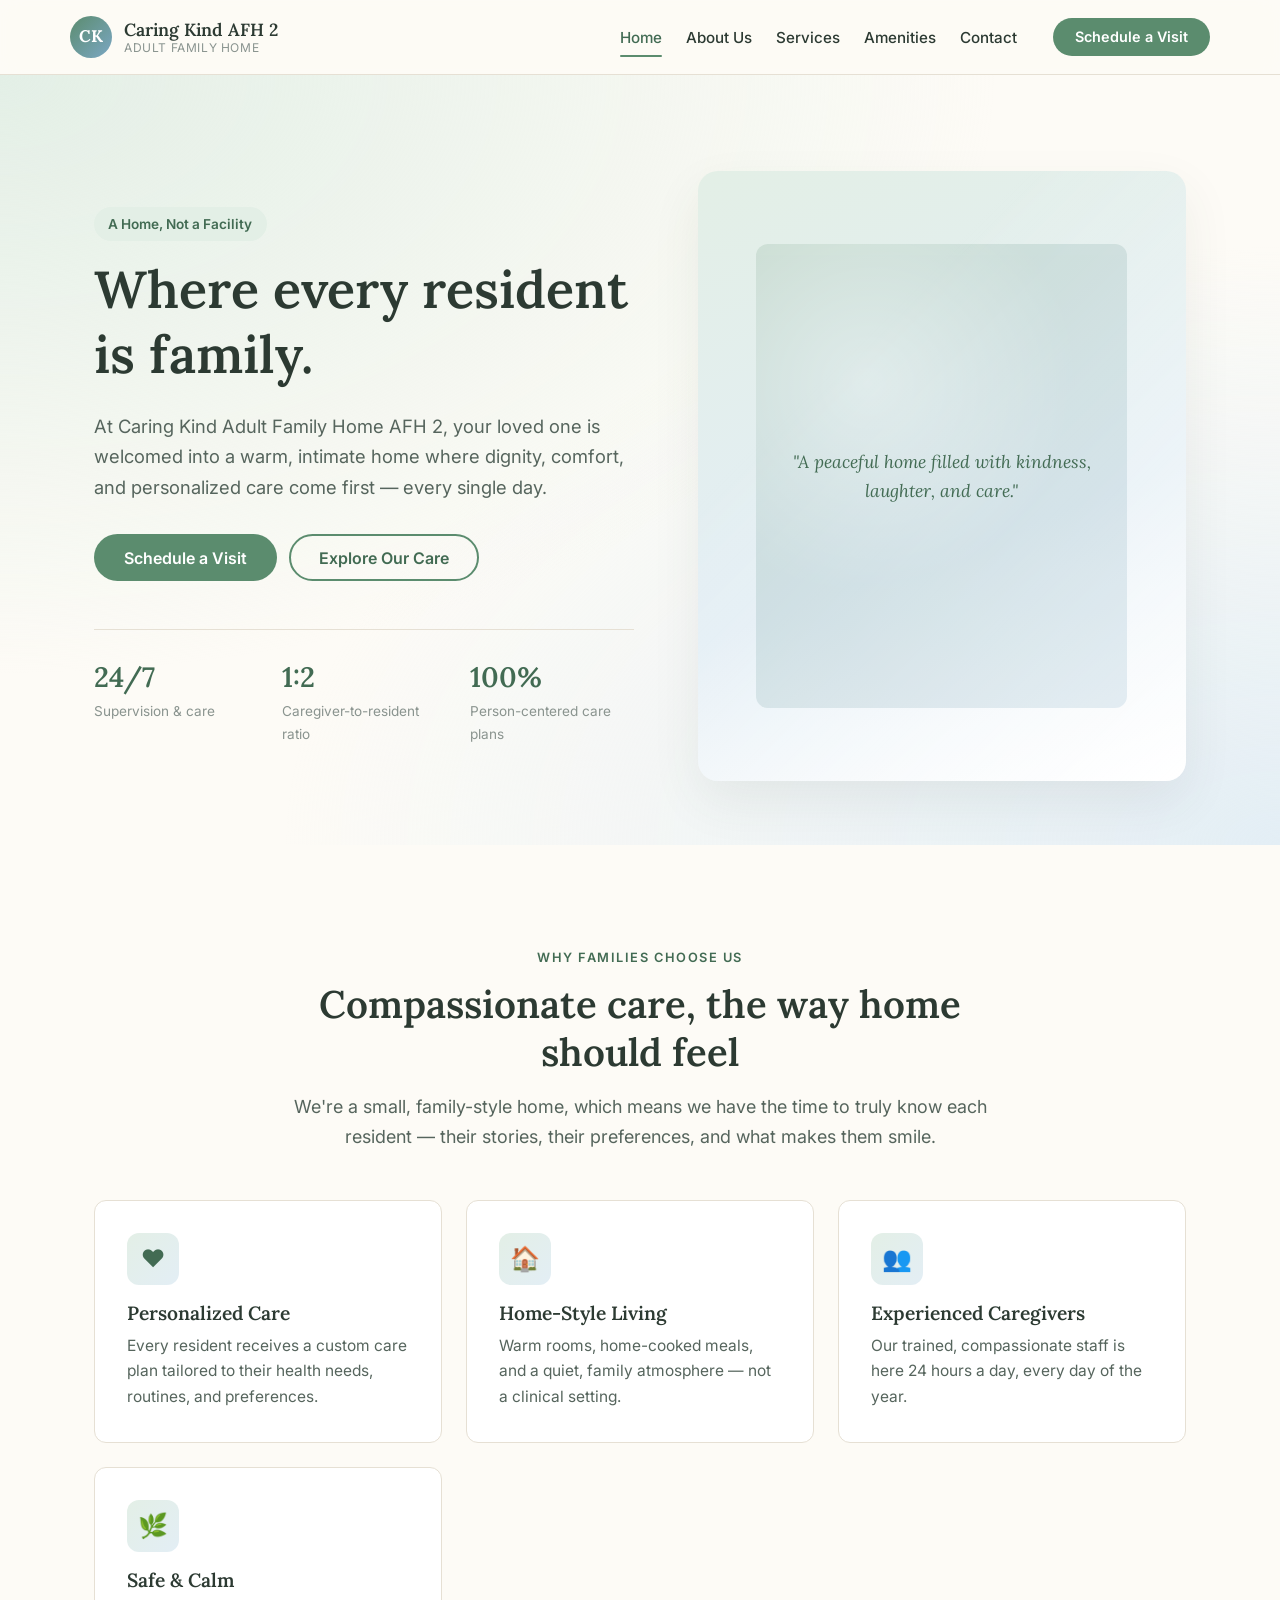
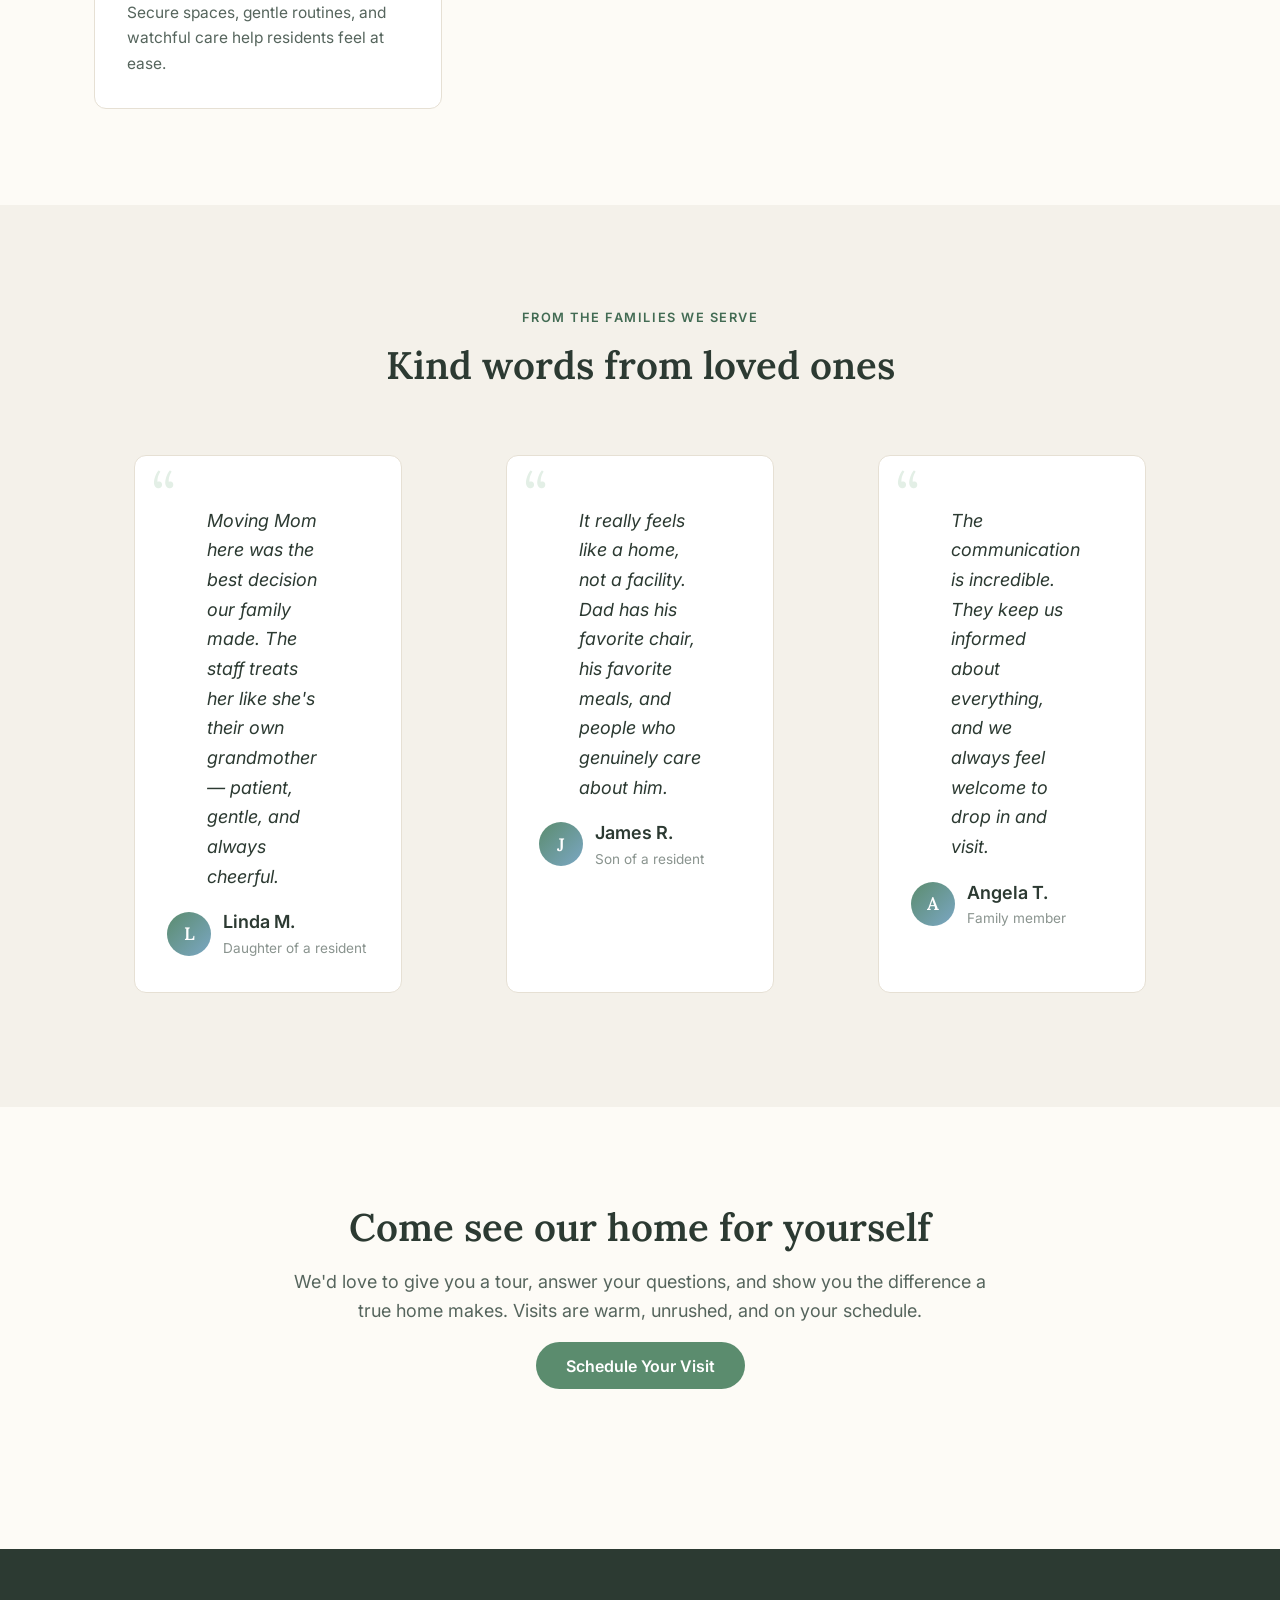
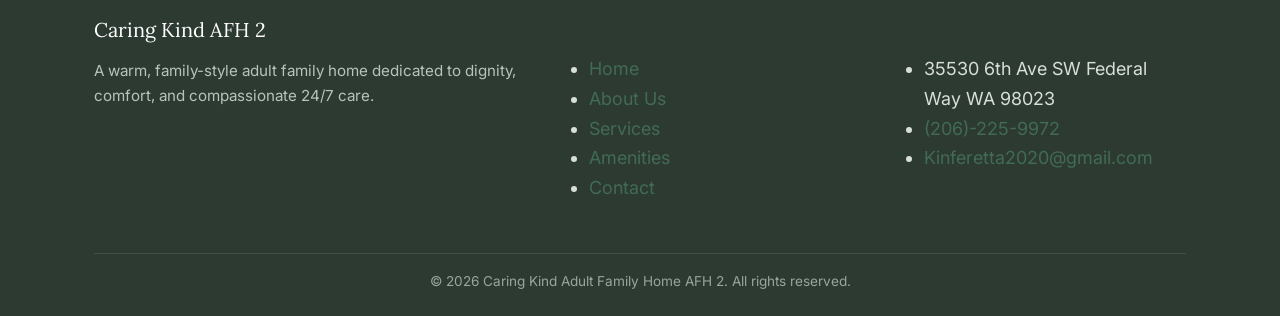
<file: index.html>
<!doctype html>
<html lang="en">
<head>
  <meta charset="utf-8" />
  <meta name="viewport" content="width=device-width, initial-scale=1" />
  <title>Caring Kind Adult Family Home AFH 2 — A Warm, Loving Home</title>
  <meta name="description" content="Caring Kind Adult Family Home AFH 2 provides compassionate, personalized 24/7 care in a warm, family-style home environment." />
  <link rel="preconnect" href="https://fonts.googleapis.com" />
  <link rel="preconnect" href="https://fonts.gstatic.com" crossorigin />
  <link rel="stylesheet" href="https://fonts.googleapis.com/css2?family=Inter:wght@400;500;600;700&family=Lora:ital,wght@0,500;0,600;1,500&display=swap" />
  <link rel="stylesheet" href="styles.css" />
</head>
<body>
  <a class="skip-link" href="#main">Skip to main content</a>

  <header class="site-header">
    <div class="container nav" aria-label="Primary">
      <a href="index.html" class="nav__brand" aria-label="Caring Kind Adult Family Home, home page">
        <span class="nav__logo" aria-hidden="true">CK</span>
        <span class="nav__brand-text">
          Caring Kind AFH 2
          <span class="nav__brand-tagline">Adult Family Home</span>
        </span>
      </a>
      <button class="nav__toggle" aria-expanded="false" aria-controls="primary-nav" aria-label="Toggle navigation menu">
        <svg viewBox="0 0 24 24" fill="none" stroke="currentColor" stroke-width="2" stroke-linecap="round" aria-hidden="true">
          <line x1="4" y1="7" x2="20" y2="7"/>
          <line x1="4" y1="12" x2="20" y2="12"/>
          <line x1="4" y1="17" x2="20" y2="17"/>
        </svg>
      </button>
      <ul id="primary-nav" class="nav__list">
        <li><a class="nav__link" href="index.html" aria-current="page">Home</a></li>
        <li><a class="nav__link" href="about.html">About Us</a></li>
        <li><a class="nav__link" href="services.html">Services</a></li>
        <li><a class="nav__link" href="amenities.html">Amenities</a></li>
        <li><a class="nav__link" href="contact.html">Contact</a></li>
        <li><a class="btn btn--primary nav__cta" href="contact.html">Schedule a Visit</a></li>
      </ul>
    </div>
  </header>

  <main id="main">
    <!-- Hero -->
    <section class="hero">
      <div class="container hero__inner">
        <div class="fade-in">
          <span class="hero__eyebrow">A Home, Not a Facility</span>
          <h1 class="hero__title">Where every resident is family.</h1>
          <p class="hero__lede">
            At Caring Kind Adult Family Home AFH 2, your loved one is welcomed
            into a warm, intimate home where dignity, comfort, and personalized
            care come first — every single day.
          </p>
          <div class="hero__cta-row">
            <a class="btn btn--primary" href="contact.html">Schedule a Visit</a>
            <a class="btn btn--secondary" href="services.html">Explore Our Care</a>
          </div>

          <div class="hero__stats" aria-label="At a glance">
            <div>
              <div class="hero__stat-num">24/7</div>
              <p class="hero__stat-label">Supervision &amp; care</p>
            </div>
            <div>
              <div class="hero__stat-num">1:2</div>
              <p class="hero__stat-label">Caregiver-to-resident ratio</p>
            </div>
            <div>
              <div class="hero__stat-num">100%</div>
              <p class="hero__stat-label">Person-centered care plans</p>
            </div>
          </div>
        </div>

        <div class="hero__image fade-in" role="img" aria-label="A sunlit, welcoming family room">
          <span class="hero__image-label">"A peaceful home filled with kindness, laughter, and care."</span>
        </div>
      </div>
    </section>

    <!-- Why us -->
    <section class="section">
      <div class="container">
        <div class="section__header fade-in">
          <span class="section__eyebrow">Why families choose us</span>
          <h2>Compassionate care, the way home should feel</h2>
          <p>
            We're a small, family-style home, which means we have the time to
            truly know each resident — their stories, their preferences, and
            what makes them smile.
          </p>
        </div>

        <div class="card-grid">
          <article class="card fade-in">
            <div class="card__icon" aria-hidden="true">&#10084;</div>
            <h3 class="card__title">Personalized Care</h3>
            <p>Every resident receives a custom care plan tailored to their health needs, routines, and preferences.</p>
          </article>
          <article class="card fade-in">
            <div class="card__icon" aria-hidden="true">&#127968;</div>
            <h3 class="card__title">Home-Style Living</h3>
            <p>Warm rooms, home-cooked meals, and a quiet, family atmosphere — not a clinical setting.</p>
          </article>
          <article class="card fade-in">
            <div class="card__icon" aria-hidden="true">&#128101;</div>
            <h3 class="card__title">Experienced Caregivers</h3>
            <p>Our trained, compassionate staff is here 24 hours a day, every day of the year.</p>
          </article>
          <article class="card fade-in">
            <div class="card__icon" aria-hidden="true">&#127807;</div>
            <h3 class="card__title">Safe &amp; Calm</h3>
            <p>Secure spaces, gentle routines, and watchful care help residents feel at ease.</p>
          </article>
        </div>
      </div>
    </section>

    <!-- Testimonials -->
    <section class="section section--alt">
      <div class="container">
        <div class="section__header fade-in">
          <span class="section__eyebrow">From the families we serve</span>
          <h2>Kind words from loved ones</h2>
        </div>

        <div class="testimonials">
          <figure class="testimonial fade-in">
            <blockquote class="testimonial__text">
              Moving Mom here was the best decision our family made. The staff
              treats her like she's their own grandmother — patient, gentle, and
              always cheerful.
            </blockquote>
            <figcaption class="testimonial__attr">
              <span class="testimonial__avatar" aria-hidden="true">L</span>
              <div>
                <div class="testimonial__name">Linda M.</div>
                <div class="testimonial__role">Daughter of a resident</div>
              </div>
            </figcaption>
          </figure>

          <figure class="testimonial fade-in">
            <blockquote class="testimonial__text">
              It really feels like a home, not a facility. Dad has his favorite
              chair, his favorite meals, and people who genuinely care about him.
            </blockquote>
            <figcaption class="testimonial__attr">
              <span class="testimonial__avatar" aria-hidden="true">J</span>
              <div>
                <div class="testimonial__name">James R.</div>
                <div class="testimonial__role">Son of a resident</div>
              </div>
            </figcaption>
          </figure>

          <figure class="testimonial fade-in">
            <blockquote class="testimonial__text">
              The communication is incredible. They keep us informed about
              everything, and we always feel welcome to drop in and visit.
            </blockquote>
            <figcaption class="testimonial__attr">
              <span class="testimonial__avatar" aria-hidden="true">A</span>
              <div>
                <div class="testimonial__name">Angela T.</div>
                <div class="testimonial__role">Family member</div>
              </div>
            </figcaption>
          </figure>
        </div>
      </div>
    </section>

    <!-- CTA -->
    <section class="section">
      <div class="container" style="text-align:center;">
        <div class="fade-in" style="max-width: 720px; margin: 0 auto;">
          <h2>Come see our home for yourself</h2>
          <p>
            We'd love to give you a tour, answer your questions, and show you
            the difference a true home makes. Visits are warm, unrushed, and on
            your schedule.
          </p>
          <a class="btn btn--primary" href="contact.html">Schedule Your Visit</a>
        </div>
      </div>
    </section>
  </main>

  <footer class="site-footer">
    <div class="container">
      <div class="footer-grid">
        <div>
          <div class="footer__brand">Caring Kind AFH 2</div>
          <p class="footer__text">
            A warm, family-style adult family home dedicated to dignity,
            comfort, and compassionate 24/7 care.
          </p>
        </div>
        <div>
          <h4>Quick Links</h4>
          <ul>
            <li><a href="index.html">Home</a></li>
            <li><a href="about.html">About Us</a></li>
            <li><a href="services.html">Services</a></li>
            <li><a href="amenities.html">Amenities</a></li>
            <li><a href="contact.html">Contact</a></li>
          </ul>
        </div>
        <div>
          <h4>Contact</h4>
          <ul>
            <li>35530 6th Ave SW Federal Way WA 98023</li>
            <li><a href="tel:+(206)-434-8440">(206)-225-9972</a></li>
            <li><a href="Tamrat.hanna@yahoo.com">Kinferetta2020@gmail.com</a></li>
          </ul>
        </div>
      </div>
      <div class="footer__bottom">
        &copy; <span data-year>2026</span> Caring Kind Adult Family Home AFH 2. All rights reserved.
      </div>
    </div>
  </footer>

  <a class="call-fab" href="tel:+206-225-9972" aria-label="Call Caring Kind AFH 2">
    <svg viewBox="0 0 24 24" fill="none" stroke="currentColor" stroke-width="2" stroke-linecap="round" stroke-linejoin="round" aria-hidden="true">
      <path d="M22 16.92v3a2 2 0 0 1-2.18 2 19.79 19.79 0 0 1-8.63-3.07 19.5 19.5 0 0 1-6-6A19.79 19.79 0 0 1 2.12 4.18 2 2 0 0 1 4.11 2h3a2 2 0 0 1 2 1.72c.13.96.37 1.9.72 2.81a2 2 0 0 1-.45 2.11L8.09 9.91a16 16 0 0 0 6 6l1.27-1.27a2 2 0 0 1 2.11-.45c.91.35 1.85.59 2.81.72A2 2 0 0 1 22 16.92z"/>
    </svg>
    Call Us
  </a>

  <script src="script.js"></script>
</body>
</html>
</file>
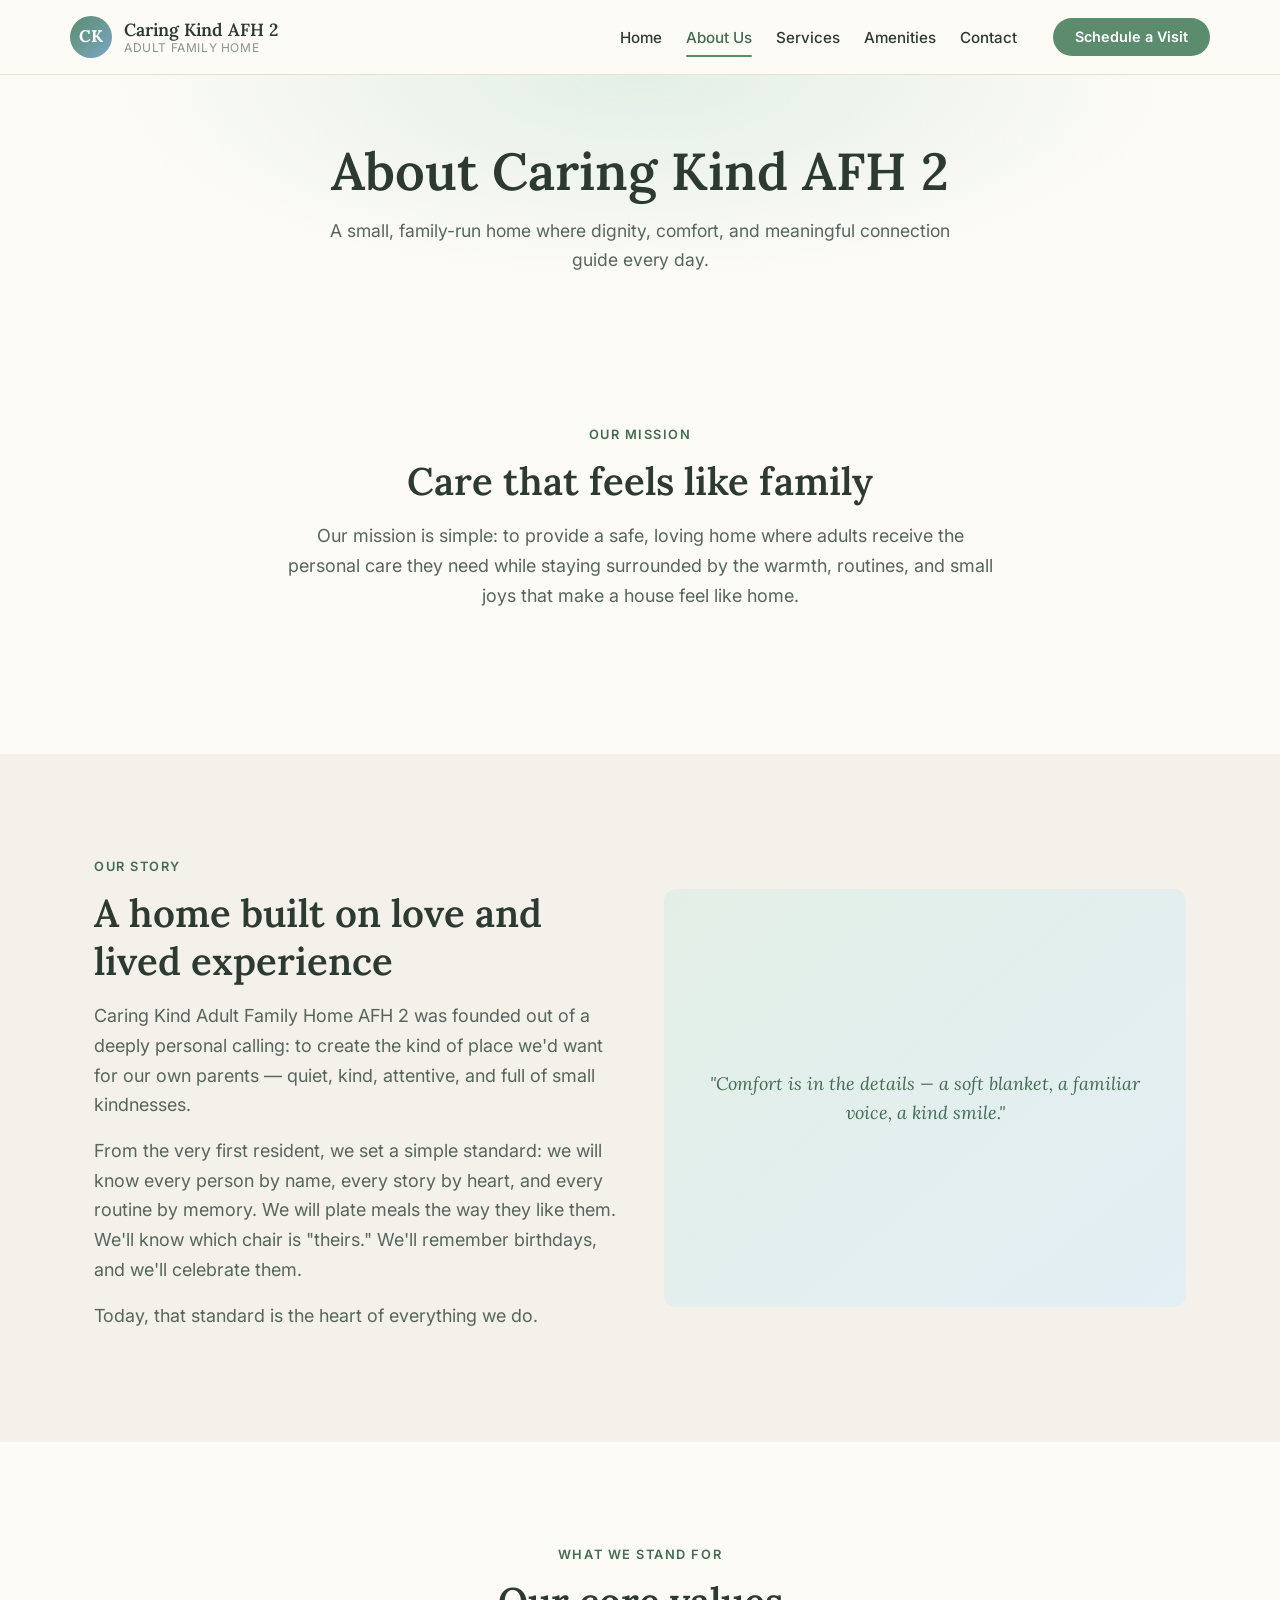
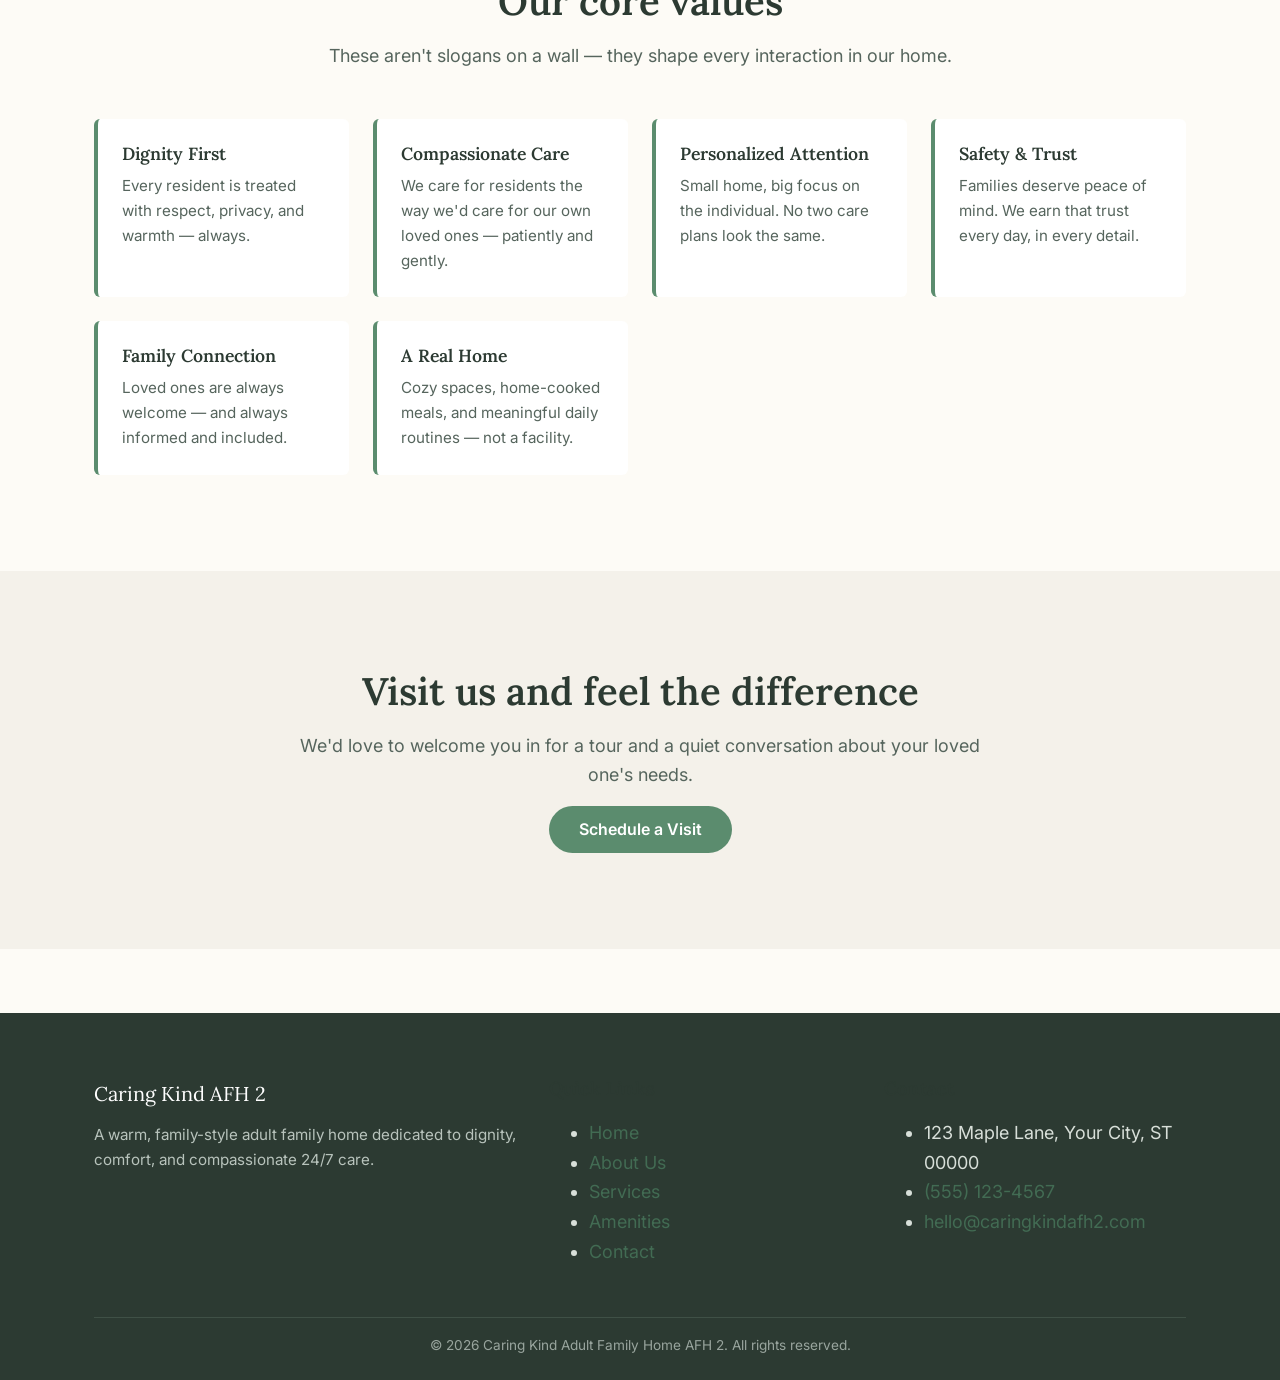
<file: about.html>
<!doctype html>
<html lang="en">
<head>
  <meta charset="utf-8" />
  <meta name="viewport" content="width=device-width, initial-scale=1" />
  <title>About Us — Caring Kind Adult Family Home AFH 2</title>
  <meta name="description" content="Learn about the mission, values, and story behind Caring Kind Adult Family Home AFH 2 — where every resident is family." />
  <link rel="preconnect" href="https://fonts.googleapis.com" />
  <link rel="preconnect" href="https://fonts.gstatic.com" crossorigin />
  <link rel="stylesheet" href="https://fonts.googleapis.com/css2?family=Inter:wght@400;500;600;700&family=Lora:ital,wght@0,500;0,600;1,500&display=swap" />
  <link rel="stylesheet" href="styles.css" />
</head>
<body>
  <a class="skip-link" href="#main">Skip to main content</a>

  <header class="site-header">
    <div class="container nav" aria-label="Primary">
      <a href="index.html" class="nav__brand" aria-label="Caring Kind Adult Family Home, home page">
        <span class="nav__logo" aria-hidden="true">CK</span>
        <span class="nav__brand-text">
          Caring Kind AFH 2
          <span class="nav__brand-tagline">Adult Family Home</span>
        </span>
      </a>
      <button class="nav__toggle" aria-expanded="false" aria-controls="primary-nav" aria-label="Toggle navigation menu">
        <svg viewBox="0 0 24 24" fill="none" stroke="currentColor" stroke-width="2" stroke-linecap="round" aria-hidden="true">
          <line x1="4" y1="7" x2="20" y2="7"/>
          <line x1="4" y1="12" x2="20" y2="12"/>
          <line x1="4" y1="17" x2="20" y2="17"/>
        </svg>
      </button>
      <ul id="primary-nav" class="nav__list">
        <li><a class="nav__link" href="index.html">Home</a></li>
        <li><a class="nav__link" href="about.html" aria-current="page">About Us</a></li>
        <li><a class="nav__link" href="services.html">Services</a></li>
        <li><a class="nav__link" href="amenities.html">Amenities</a></li>
        <li><a class="nav__link" href="contact.html">Contact</a></li>
        <li><a class="btn btn--primary nav__cta" href="contact.html">Schedule a Visit</a></li>
      </ul>
    </div>
  </header>

  <main id="main">
    <section class="page-header">
      <div class="container">
        <h1 class="page-header__title fade-in">About Caring Kind AFH 2</h1>
        <p class="page-header__lede fade-in">
          A small, family-run home where dignity, comfort, and meaningful
          connection guide every day.
        </p>
      </div>
    </section>

    <!-- Mission -->
    <section class="section">
      <div class="container">
        <div class="section__header fade-in">
          <span class="section__eyebrow">Our mission</span>
          <h2>Care that feels like family</h2>
          <p>
            Our mission is simple: to provide a safe, loving home where adults
            receive the personal care they need while staying surrounded by the
            warmth, routines, and small joys that make a house feel like home.
          </p>
        </div>
      </div>
    </section>

    <!-- Story -->
    <section class="section section--alt">
      <div class="container">
        <div class="story">
          <div class="fade-in">
            <span class="section__eyebrow">Our story</span>
            <h2>A home built on love and lived experience</h2>
            <p>
              Caring Kind Adult Family Home AFH 2 was founded out of a deeply
              personal calling: to create the kind of place we'd want for our
              own parents — quiet, kind, attentive, and full of small kindnesses.
            </p>
            <p>
              From the very first resident, we set a simple standard: we will
              know every person by name, every story by heart, and every routine
              by memory. We will plate meals the way they like them. We'll know
              which chair is "theirs." We'll remember birthdays, and we'll
              celebrate them.
            </p>
            <p>
              Today, that standard is the heart of everything we do.
            </p>
          </div>
          <div class="story__image fade-in" role="img" aria-label="A warm, sunlit communal living area">
            "Comfort is in the details — a soft blanket, a familiar voice, a kind smile."
          </div>
        </div>
      </div>
    </section>

    <!-- Values -->
    <section class="section">
      <div class="container">
        <div class="section__header fade-in">
          <span class="section__eyebrow">What we stand for</span>
          <h2>Our core values</h2>
          <p>These aren't slogans on a wall — they shape every interaction in our home.</p>
        </div>

        <div class="values">
          <div class="value fade-in">
            <h3>Dignity First</h3>
            <p>Every resident is treated with respect, privacy, and warmth — always.</p>
          </div>
          <div class="value fade-in">
            <h3>Compassionate Care</h3>
            <p>We care for residents the way we'd care for our own loved ones — patiently and gently.</p>
          </div>
          <div class="value fade-in">
            <h3>Personalized Attention</h3>
            <p>Small home, big focus on the individual. No two care plans look the same.</p>
          </div>
          <div class="value fade-in">
            <h3>Safety &amp; Trust</h3>
            <p>Families deserve peace of mind. We earn that trust every day, in every detail.</p>
          </div>
          <div class="value fade-in">
            <h3>Family Connection</h3>
            <p>Loved ones are always welcome — and always informed and included.</p>
          </div>
          <div class="value fade-in">
            <h3>A Real Home</h3>
            <p>Cozy spaces, home-cooked meals, and meaningful daily routines — not a facility.</p>
          </div>
        </div>
      </div>
    </section>

    <!-- CTA -->
    <section class="section section--alt">
      <div class="container" style="text-align:center;">
        <div class="fade-in" style="max-width: 720px; margin: 0 auto;">
          <h2>Visit us and feel the difference</h2>
          <p>We'd love to welcome you in for a tour and a quiet conversation about your loved one's needs.</p>
          <a class="btn btn--primary" href="contact.html">Schedule a Visit</a>
        </div>
      </div>
    </section>
  </main>

  <footer class="site-footer">
    <div class="container">
      <div class="footer-grid">
        <div>
          <div class="footer__brand">Caring Kind AFH 2</div>
          <p class="footer__text">
            A warm, family-style adult family home dedicated to dignity,
            comfort, and compassionate 24/7 care.
          </p>
        </div>
        <div>
          <h4>Quick Links</h4>
          <ul>
            <li><a href="index.html">Home</a></li>
            <li><a href="about.html">About Us</a></li>
            <li><a href="services.html">Services</a></li>
            <li><a href="amenities.html">Amenities</a></li>
            <li><a href="contact.html">Contact</a></li>
          </ul>
        </div>
        <div>
          <h4>Contact</h4>
          <ul>
            <li>123 Maple Lane, Your City, ST 00000</li>
            <li><a href="tel:+15551234567">(555) 123-4567</a></li>
            <li><a href="mailto:hello@caringkindafh2.com">hello@caringkindafh2.com</a></li>
          </ul>
        </div>
      </div>
      <div class="footer__bottom">
        &copy; <span data-year>2026</span> Caring Kind Adult Family Home AFH 2. All rights reserved.
      </div>
    </div>
  </footer>

  <a class="call-fab" href="tel:+15551234567" aria-label="Call Caring Kind AFH 2">
    <svg viewBox="0 0 24 24" fill="none" stroke="currentColor" stroke-width="2" stroke-linecap="round" stroke-linejoin="round" aria-hidden="true">
      <path d="M22 16.92v3a2 2 0 0 1-2.18 2 19.79 19.79 0 0 1-8.63-3.07 19.5 19.5 0 0 1-6-6A19.79 19.79 0 0 1 2.12 4.18 2 2 0 0 1 4.11 2h3a2 2 0 0 1 2 1.72c.13.96.37 1.9.72 2.81a2 2 0 0 1-.45 2.11L8.09 9.91a16 16 0 0 0 6 6l1.27-1.27a2 2 0 0 1 2.11-.45c.91.35 1.85.59 2.81.72A2 2 0 0 1 22 16.92z"/>
    </svg>
    Call Us
  </a>

  <script src="script.js"></script>
</body>
</html>
</file>
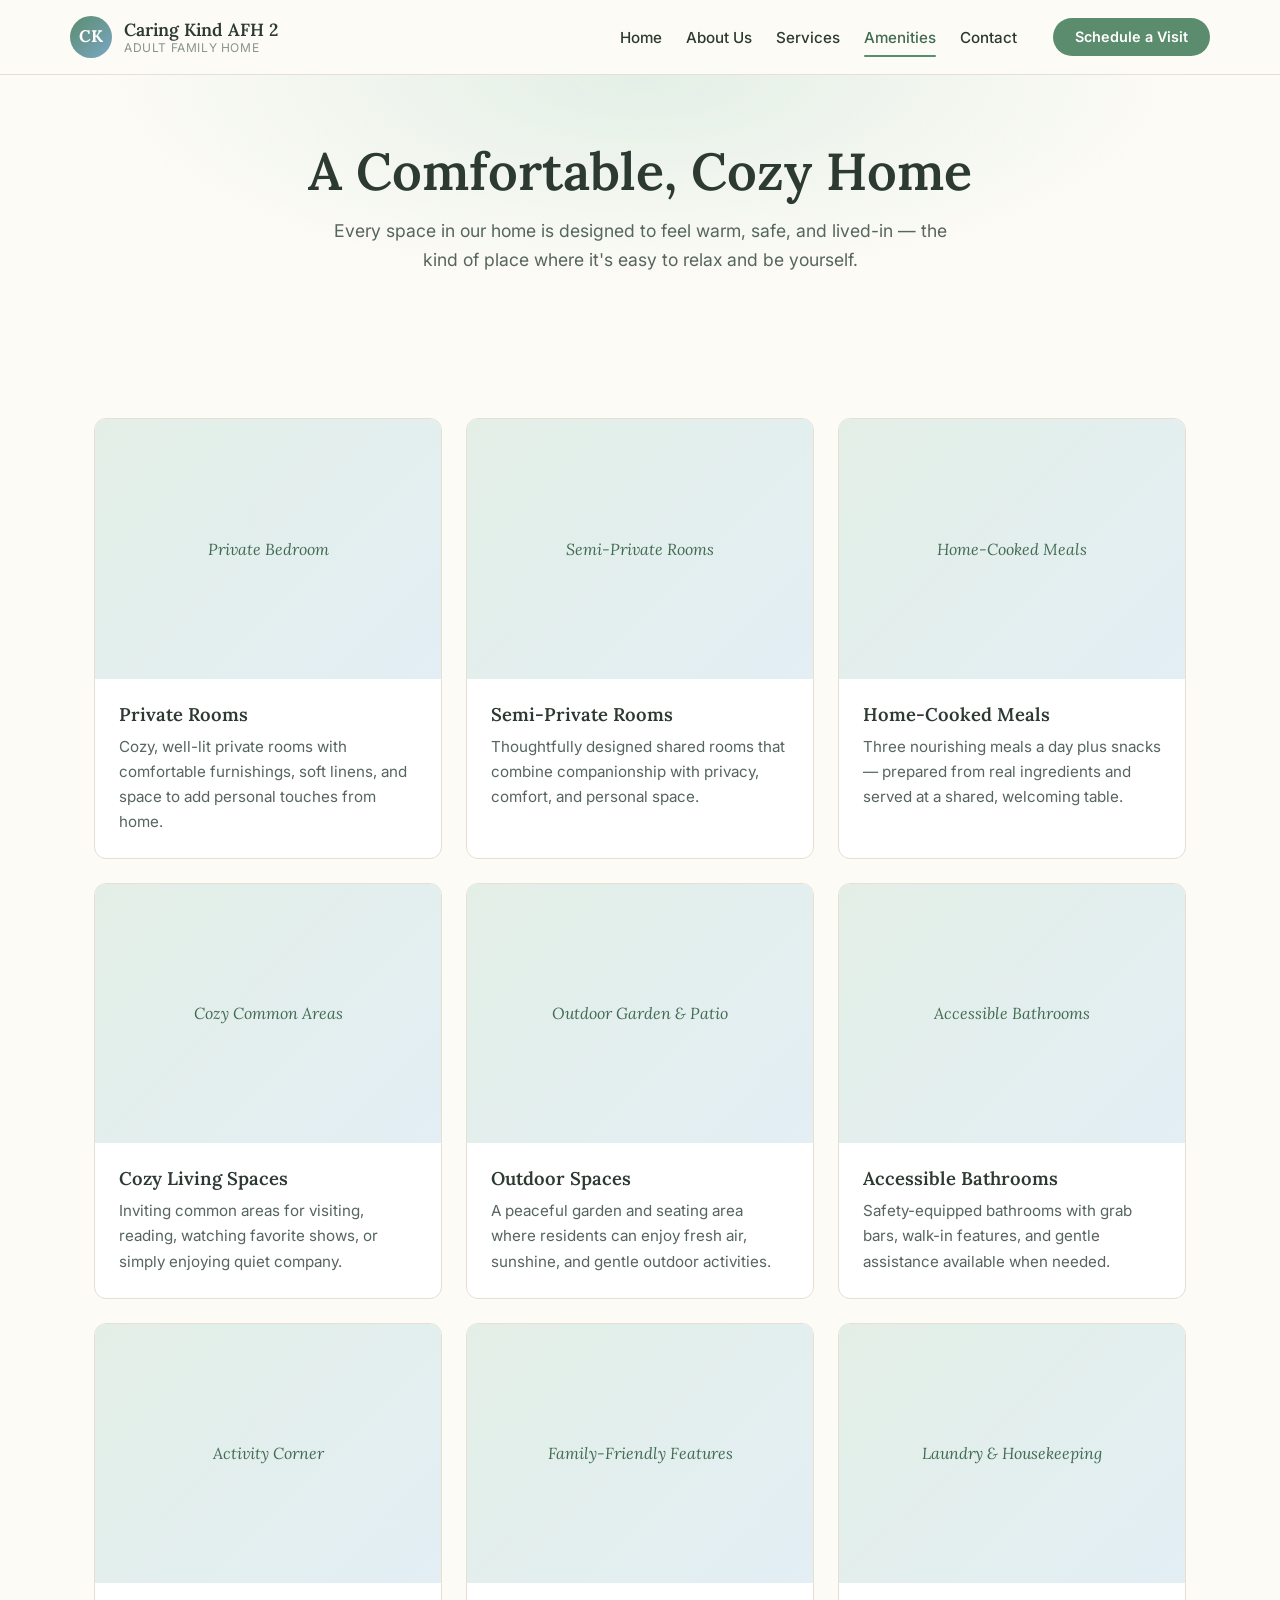
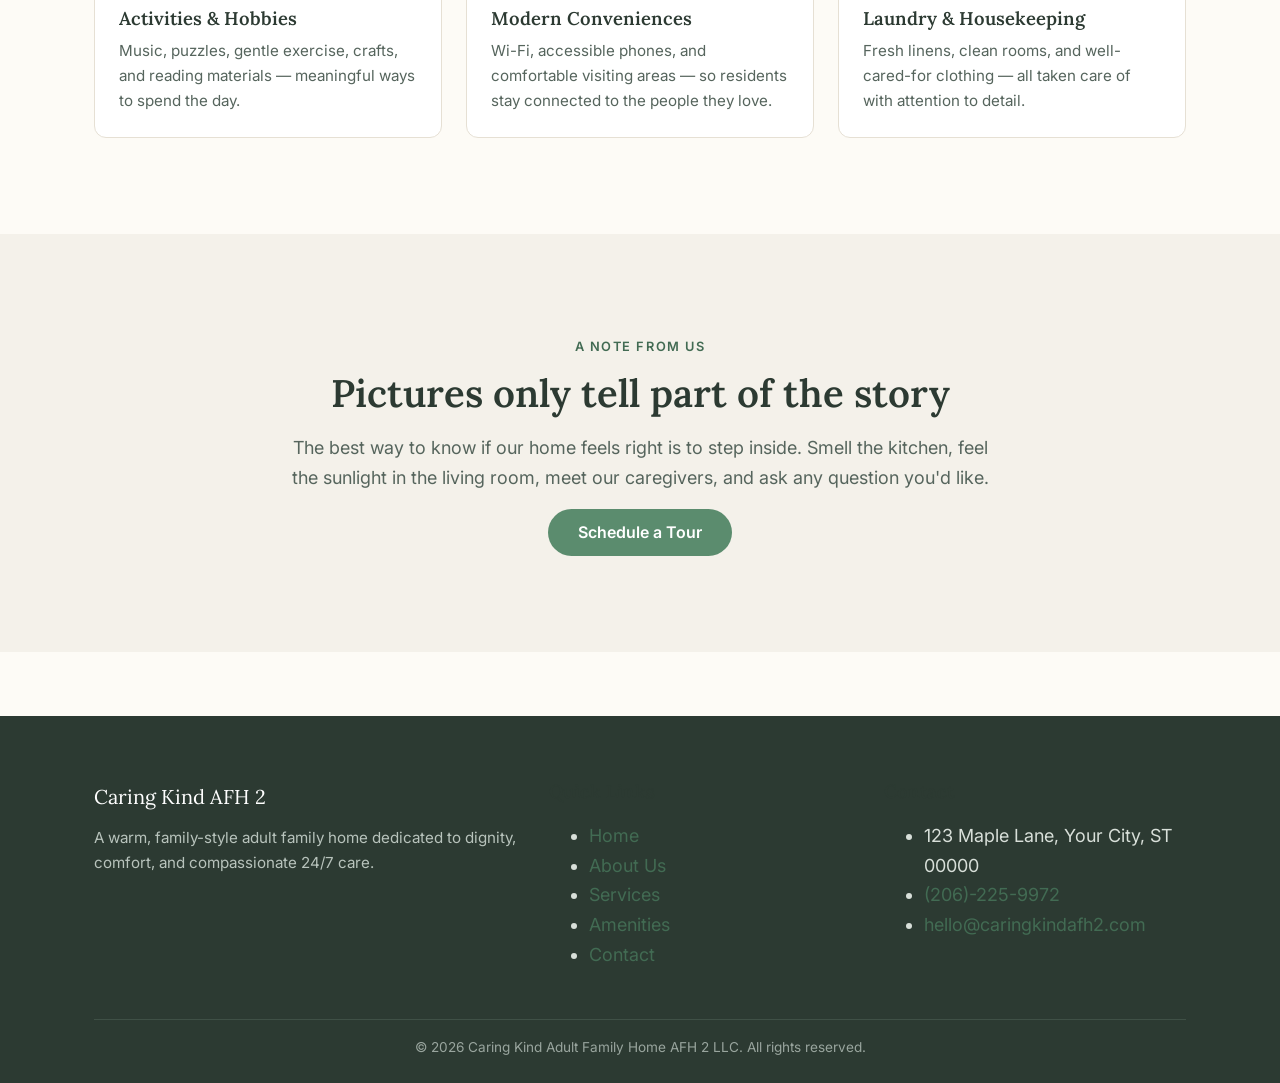
<file: amenities.html>
<!doctype html>
<html lang="en">
<head>
  <meta charset="utf-8" />
  <meta name="viewport" content="width=device-width, initial-scale=1" />
  <title>Amenities — Caring Kind Adult Family Home AFH 2</title>
  <meta name="description" content="Comfortable private and semi-private rooms, home-cooked meals, outdoor spaces, and inviting common areas at Caring Kind AFH 2." />
  <link rel="preconnect" href="https://fonts.googleapis.com" />
  <link rel="preconnect" href="https://fonts.gstatic.com" crossorigin />
  <link rel="stylesheet" href="https://fonts.googleapis.com/css2?family=Inter:wght@400;500;600;700&family=Lora:ital,wght@0,500;0,600;1,500&display=swap" />
  <link rel="stylesheet" href="styles.css" />
</head>
<body>
  <a class="skip-link" href="#main">Skip to main content</a>

  <header class="site-header">
    <div class="container nav" aria-label="Primary">
      <a href="index.html" class="nav__brand" aria-label="Caring Kind Adult Family Home, home page">
        <span class="nav__logo" aria-hidden="true">CK</span>
        <span class="nav__brand-text">
          Caring Kind AFH 2
          <span class="nav__brand-tagline">Adult Family Home</span>
        </span>
      </a>
      <button class="nav__toggle" aria-expanded="false" aria-controls="primary-nav" aria-label="Toggle navigation menu">
        <svg viewBox="0 0 24 24" fill="none" stroke="currentColor" stroke-width="2" stroke-linecap="round" aria-hidden="true">
          <line x1="4" y1="7" x2="20" y2="7"/>
          <line x1="4" y1="12" x2="20" y2="12"/>
          <line x1="4" y1="17" x2="20" y2="17"/>
        </svg>
      </button>
      <ul id="primary-nav" class="nav__list">
        <li><a class="nav__link" href="index.html">Home</a></li>
        <li><a class="nav__link" href="about.html">About Us</a></li>
        <li><a class="nav__link" href="services.html">Services</a></li>
        <li><a class="nav__link" href="amenities.html" aria-current="page">Amenities</a></li>
        <li><a class="nav__link" href="contact.html">Contact</a></li>
        <li><a class="btn btn--primary nav__cta" href="contact.html">Schedule a Visit</a></li>
      </ul>
    </div>
  </header>

  <main id="main">
    <section class="page-header">
      <div class="container">
        <h1 class="page-header__title fade-in">A Comfortable, Cozy Home</h1>
        <p class="page-header__lede fade-in">
          Every space in our home is designed to feel warm, safe, and lived-in
          — the kind of place where it's easy to relax and be yourself.
        </p>
      </div>
    </section>

    <!-- Amenity gallery -->
    <section class="section">
      <div class="container">
        <div class="amenity-grid">
          <article class="amenity fade-in">
            <div class="amenity__media" role="img" aria-label="Private bedroom photo placeholder">Private Bedroom</div>
            <div class="amenity__body">
              <h3>Private Rooms</h3>
              <p>Cozy, well-lit private rooms with comfortable furnishings, soft linens, and space to add personal touches from home.</p>
            </div>
          </article>

          <article class="amenity fade-in">
            <div class="amenity__media" role="img" aria-label="Semi-private bedroom photo placeholder">Semi-Private Rooms</div>
            <div class="amenity__body">
              <h3>Semi-Private Rooms</h3>
              <p>Thoughtfully designed shared rooms that combine companionship with privacy, comfort, and personal space.</p>
            </div>
          </article>

          <article class="amenity fade-in">
            <div class="amenity__media" role="img" aria-label="Dining room photo placeholder">Home-Cooked Meals</div>
            <div class="amenity__body">
              <h3>Home-Cooked Meals</h3>
              <p>Three nourishing meals a day plus snacks — prepared from real ingredients and served at a shared, welcoming table.</p>
            </div>
          </article>

          <article class="amenity fade-in">
            <div class="amenity__media" role="img" aria-label="Living room photo placeholder">Cozy Common Areas</div>
            <div class="amenity__body">
              <h3>Cozy Living Spaces</h3>
              <p>Inviting common areas for visiting, reading, watching favorite shows, or simply enjoying quiet company.</p>
            </div>
          </article>

          <article class="amenity fade-in">
            <div class="amenity__media" role="img" aria-label="Garden patio photo placeholder">Outdoor Garden &amp; Patio</div>
            <div class="amenity__body">
              <h3>Outdoor Spaces</h3>
              <p>A peaceful garden and seating area where residents can enjoy fresh air, sunshine, and gentle outdoor activities.</p>
            </div>
          </article>

          <article class="amenity fade-in">
            <div class="amenity__media" role="img" aria-label="Bathroom photo placeholder">Accessible Bathrooms</div>
            <div class="amenity__body">
              <h3>Accessible Bathrooms</h3>
              <p>Safety-equipped bathrooms with grab bars, walk-in features, and gentle assistance available when needed.</p>
            </div>
          </article>

          <article class="amenity fade-in">
            <div class="amenity__media" role="img" aria-label="Activity area photo placeholder">Activity Corner</div>
            <div class="amenity__body">
              <h3>Activities &amp; Hobbies</h3>
              <p>Music, puzzles, gentle exercise, crafts, and reading materials — meaningful ways to spend the day.</p>
            </div>
          </article>

          <article class="amenity fade-in">
            <div class="amenity__media" role="img" aria-label="WiFi and family room placeholder">Family-Friendly Features</div>
            <div class="amenity__body">
              <h3>Modern Conveniences</h3>
              <p>Wi-Fi, accessible phones, and comfortable visiting areas — so residents stay connected to the people they love.</p>
            </div>
          </article>

          <article class="amenity fade-in">
            <div class="amenity__media" role="img" aria-label="Laundry room placeholder">Laundry &amp; Housekeeping</div>
            <div class="amenity__body">
              <h3>Laundry &amp; Housekeeping</h3>
              <p>Fresh linens, clean rooms, and well-cared-for clothing — all taken care of with attention to detail.</p>
            </div>
          </article>
        </div>
      </div>
    </section>

    <!-- Closing note -->
    <section class="section section--alt">
      <div class="container" style="text-align:center;">
        <div class="fade-in" style="max-width: 720px; margin: 0 auto;">
          <span class="section__eyebrow">A note from us</span>
          <h2>Pictures only tell part of the story</h2>
          <p>
            The best way to know if our home feels right is to step inside.
            Smell the kitchen, feel the sunlight in the living room, meet our
            caregivers, and ask any question you'd like.
          </p>
          <a class="btn btn--primary" href="contact.html">Schedule a Tour</a>
        </div>
      </div>
    </section>
  </main>

  <footer class="site-footer">
    <div class="container">
      <div class="footer-grid">
        <div>
          <div class="footer__brand">Caring Kind AFH 2</div>
          <p class="footer__text">
            A warm, family-style adult family home dedicated to dignity,
            comfort, and compassionate 24/7 care.
          </p>
        </div>
        <div>
          <h4>Quick Links</h4>
          <ul>
            <li><a href="index.html">Home</a></li>
            <li><a href="about.html">About Us</a></li>
            <li><a href="services.html">Services</a></li>
            <li><a href="amenities.html">Amenities</a></li>
            <li><a href="contact.html">Contact</a></li>
          </ul>
        </div>
        <div>
          <h4>Contact</h4>
          <ul>
            <li>123 Maple Lane, Your City, ST 00000</li>
            <li><a href="tel:+(206)-225-9972">(206)-225-9972</a></li>
            <li><a href="mailto:hello@caringkindafh2.com">hello@caringkindafh2.com</a></li>
          </ul>
        </div>
      </div>
      <div class="footer__bottom">
        &copy; <span data-year>2026</span> Caring Kind Adult Family Home AFH 2 LLC. All rights reserved.
      </div>
    </div>
  </footer>

  <a class="call-fab" href="tel:+206-225-9972" aria-label="Call Caring Kind AFH 2">
    <svg viewBox="0 0 24 24" fill="none" stroke="currentColor" stroke-width="2" stroke-linecap="round" stroke-linejoin="round" aria-hidden="true">
      <path d="M22 16.92v3a2 2 0 0 1-2.18 2 19.79 19.79 0 0 1-8.63-3.07 19.5 19.5 0 0 1-6-6A19.79 19.79 0 0 1 2.12 4.18 2 2 0 0 1 4.11 2h3a2 2 0 0 1 2 1.72c.13.96.37 1.9.72 2.81a2 2 0 0 1-.45 2.11L8.09 9.91a16 16 0 0 0 6 6l1.27-1.27a2 2 0 0 1 2.11-.45c.91.35 1.85.59 2.81.72A2 2 0 0 1 22 16.92z"/>
    </svg>
    Call Us
  </a>

  <script src="script.js"></script>
</body>
</html>
</file>
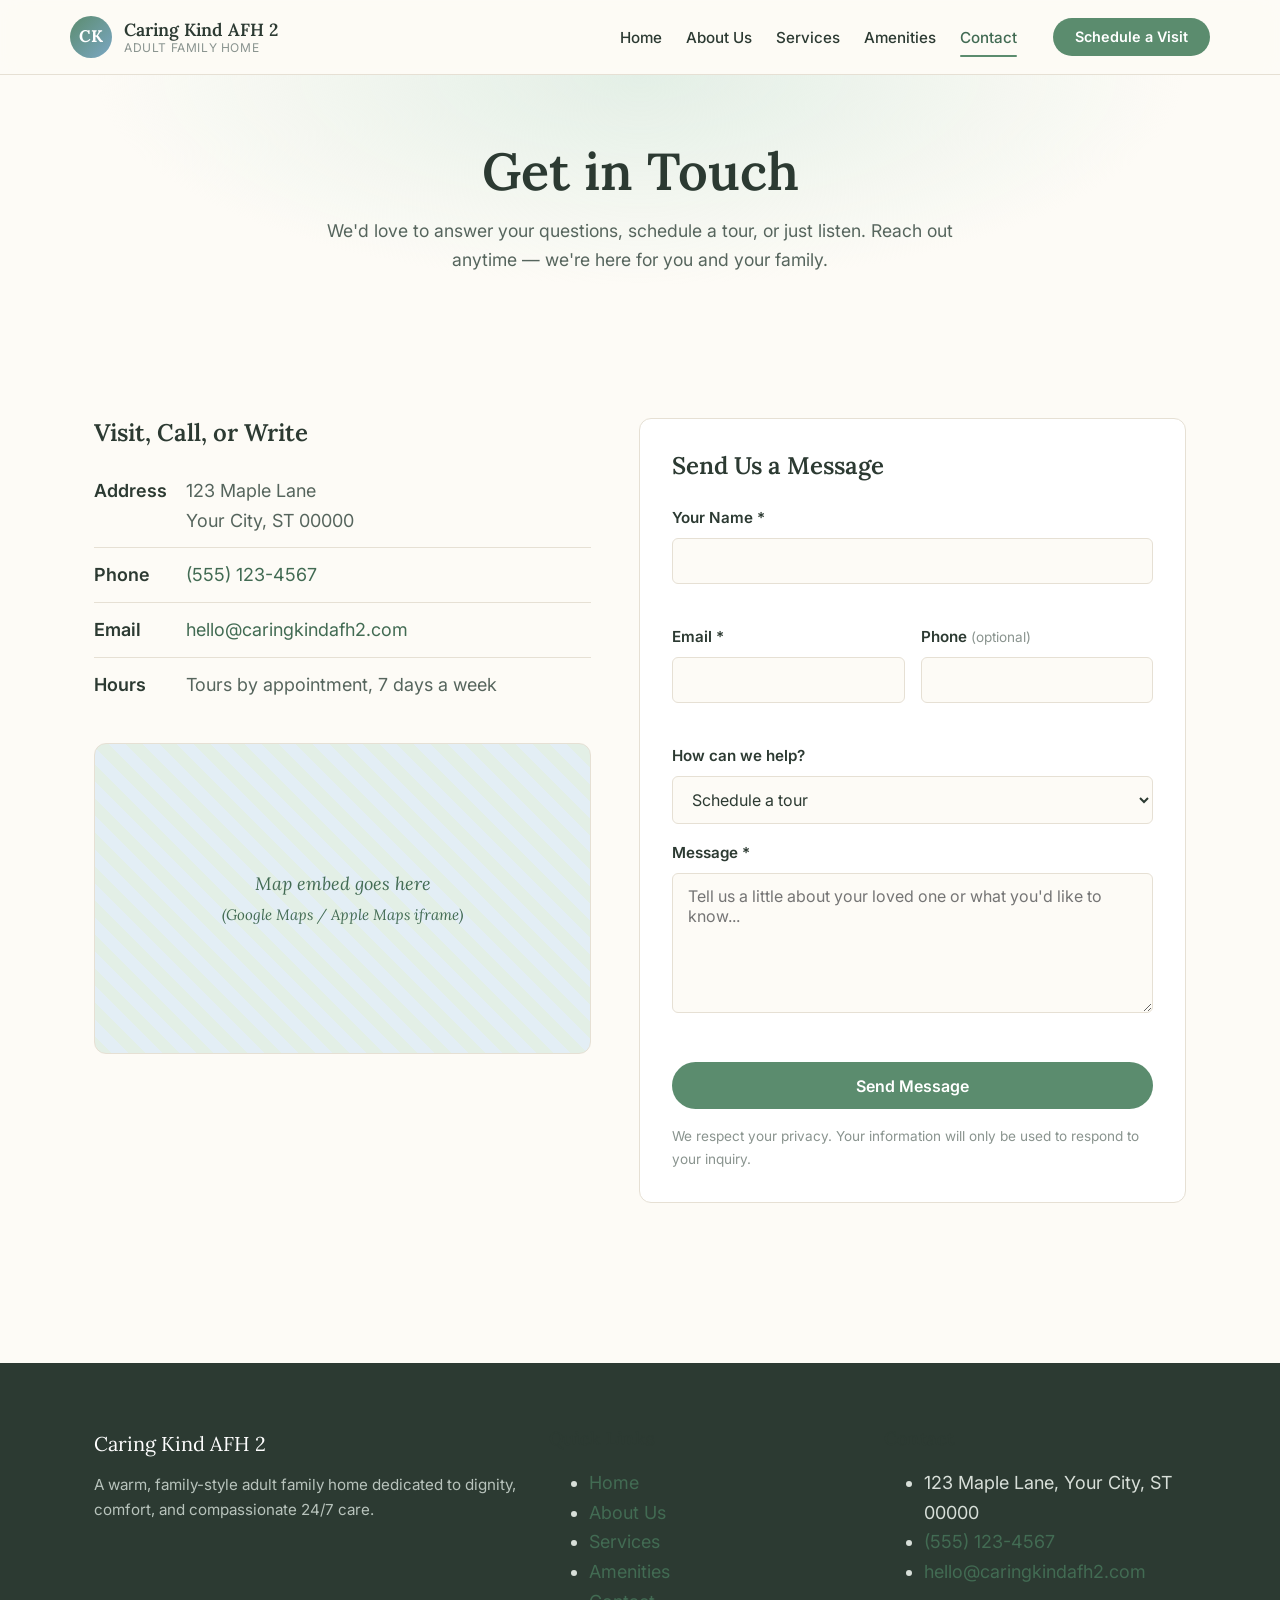
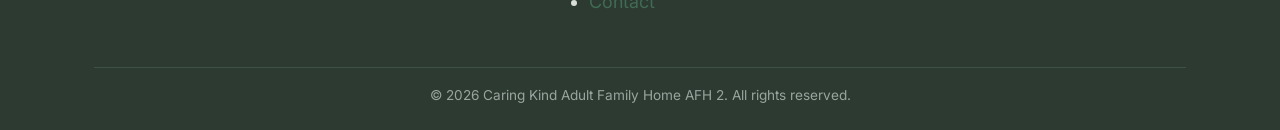
<file: contact.html>
<!doctype html>
<html lang="en">
<head>
  <meta charset="utf-8" />
  <meta name="viewport" content="width=device-width, initial-scale=1" />
  <title>Contact — Caring Kind Adult Family Home AFH 2</title>
  <meta name="description" content="Reach Caring Kind Adult Family Home AFH 2 by phone, email, or contact form. Schedule a visit or ask any question — we'd love to hear from you." />
  <link rel="preconnect" href="https://fonts.googleapis.com" />
  <link rel="preconnect" href="https://fonts.gstatic.com" crossorigin />
  <link rel="stylesheet" href="https://fonts.googleapis.com/css2?family=Inter:wght@400;500;600;700&family=Lora:ital,wght@0,500;0,600;1,500&display=swap" />
  <link rel="stylesheet" href="styles.css" />
</head>
<body>
  <a class="skip-link" href="#main">Skip to main content</a>

  <header class="site-header">
    <div class="container nav" aria-label="Primary">
      <a href="index.html" class="nav__brand" aria-label="Caring Kind Adult Family Home, home page">
        <span class="nav__logo" aria-hidden="true">CK</span>
        <span class="nav__brand-text">
          Caring Kind AFH 2
          <span class="nav__brand-tagline">Adult Family Home</span>
        </span>
      </a>
      <button class="nav__toggle" aria-expanded="false" aria-controls="primary-nav" aria-label="Toggle navigation menu">
        <svg viewBox="0 0 24 24" fill="none" stroke="currentColor" stroke-width="2" stroke-linecap="round" aria-hidden="true">
          <line x1="4" y1="7" x2="20" y2="7"/>
          <line x1="4" y1="12" x2="20" y2="12"/>
          <line x1="4" y1="17" x2="20" y2="17"/>
        </svg>
      </button>
      <ul id="primary-nav" class="nav__list">
        <li><a class="nav__link" href="index.html">Home</a></li>
        <li><a class="nav__link" href="about.html">About Us</a></li>
        <li><a class="nav__link" href="services.html">Services</a></li>
        <li><a class="nav__link" href="amenities.html">Amenities</a></li>
        <li><a class="nav__link" href="contact.html" aria-current="page">Contact</a></li>
        <li><a class="btn btn--primary nav__cta" href="#contact-form">Schedule a Visit</a></li>
      </ul>
    </div>
  </header>

  <main id="main">
    <section class="page-header">
      <div class="container">
        <h1 class="page-header__title fade-in">Get in Touch</h1>
        <p class="page-header__lede fade-in">
          We'd love to answer your questions, schedule a tour, or just listen.
          Reach out anytime — we're here for you and your family.
        </p>
      </div>
    </section>

    <section class="section">
      <div class="container">
        <div class="contact-grid">
          <!-- Contact info -->
          <div class="contact-info fade-in">
            <h3>Visit, Call, or Write</h3>
            <ul class="contact-info__list" aria-label="Contact details">
              <li>
                <span class="contact-info__label">Address</span>
                <span class="contact-info__value">123 Maple Lane<br/>Your City, ST 00000</span>
              </li>
              <li>
                <span class="contact-info__label">Phone</span>
                <span class="contact-info__value"><a href="tel:+15551234567">(555) 123-4567</a></span>
              </li>
              <li>
                <span class="contact-info__label">Email</span>
                <span class="contact-info__value"><a href="mailto:hello@caringkindafh2.com">hello@caringkindafh2.com</a></span>
              </li>
              <li>
                <span class="contact-info__label">Hours</span>
                <span class="contact-info__value">Tours by appointment, 7 days a week</span>
              </li>
            </ul>

            <div class="map-placeholder" role="img" aria-label="Map placeholder showing the home's location">
              <span>Map embed goes here<br/><small>(Google Maps / Apple Maps iframe)</small></span>
            </div>
          </div>

          <!-- Contact form -->
          <form id="contact-form" class="form fade-in" novalidate>
            <h3 style="margin-bottom: var(--space-5);">Send Us a Message</h3>

            <div class="form__row">
              <label class="form__label" for="name">Your Name <span aria-hidden="true">*</span></label>
              <input class="form__input" type="text" id="name" name="name" required aria-required="true" autocomplete="name" />
              <span class="form__error" data-error-for="name" role="alert" aria-live="polite"></span>
            </div>

            <div class="form__row form__row--split">
              <div>
                <label class="form__label" for="email">Email <span aria-hidden="true">*</span></label>
                <input class="form__input" type="email" id="email" name="email" required aria-required="true" autocomplete="email" />
                <span class="form__error" data-error-for="email" role="alert" aria-live="polite"></span>
              </div>
              <div>
                <label class="form__label" for="phone">Phone <span style="color: var(--color-text-muted); font-weight: 400; font-size: 0.85rem;">(optional)</span></label>
                <input class="form__input" type="tel" id="phone" name="phone" autocomplete="tel" />
                <span class="form__error" data-error-for="phone" role="alert" aria-live="polite"></span>
              </div>
            </div>

            <div class="form__row">
              <label class="form__label" for="topic">How can we help?</label>
              <select class="form__select" id="topic" name="topic">
                <option value="tour">Schedule a tour</option>
                <option value="care">Ask about care needs</option>
                <option value="availability">Check room availability</option>
                <option value="general">General question</option>
              </select>
            </div>

            <div class="form__row">
              <label class="form__label" for="message">Message <span aria-hidden="true">*</span></label>
              <textarea class="form__textarea" id="message" name="message" required aria-required="true" placeholder="Tell us a little about your loved one or what you'd like to know..."></textarea>
              <span class="form__error" data-error-for="message" role="alert" aria-live="polite"></span>
            </div>

            <button class="btn btn--primary" type="submit" style="width: 100%;">Send Message</button>

            <div class="form__success" role="status" tabindex="-1">
              <strong>Thank you!</strong> Your message has been received. We'll be in touch shortly.
            </div>

            <p style="font-size: 0.85rem; color: var(--color-text-muted); margin-top: var(--space-4); margin-bottom: 0;">
              We respect your privacy. Your information will only be used to respond to your inquiry.
            </p>
          </form>
        </div>
      </div>
    </section>
  </main>

  <footer class="site-footer">
    <div class="container">
      <div class="footer-grid">
        <div>
          <div class="footer__brand">Caring Kind AFH 2</div>
          <p class="footer__text">
            A warm, family-style adult family home dedicated to dignity,
            comfort, and compassionate 24/7 care.
          </p>
        </div>
        <div>
          <h4>Quick Links</h4>
          <ul>
            <li><a href="index.html">Home</a></li>
            <li><a href="about.html">About Us</a></li>
            <li><a href="services.html">Services</a></li>
            <li><a href="amenities.html">Amenities</a></li>
            <li><a href="contact.html">Contact</a></li>
          </ul>
        </div>
        <div>
          <h4>Contact</h4>
          <ul>
            <li>123 Maple Lane, Your City, ST 00000</li>
            <li><a href="tel:+15551234567">(555) 123-4567</a></li>
            <li><a href="mailto:hello@caringkindafh2.com">hello@caringkindafh2.com</a></li>
          </ul>
        </div>
      </div>
      <div class="footer__bottom">
        &copy; <span data-year>2026</span> Caring Kind Adult Family Home AFH 2. All rights reserved.
      </div>
    </div>
  </footer>

  <a class="call-fab" href="tel:+15551234567" aria-label="Call Caring Kind AFH 2">
    <svg viewBox="0 0 24 24" fill="none" stroke="currentColor" stroke-width="2" stroke-linecap="round" stroke-linejoin="round" aria-hidden="true">
      <path d="M22 16.92v3a2 2 0 0 1-2.18 2 19.79 19.79 0 0 1-8.63-3.07 19.5 19.5 0 0 1-6-6A19.79 19.79 0 0 1 2.12 4.18 2 2 0 0 1 4.11 2h3a2 2 0 0 1 2 1.72c.13.96.37 1.9.72 2.81a2 2 0 0 1-.45 2.11L8.09 9.91a16 16 0 0 0 6 6l1.27-1.27a2 2 0 0 1 2.11-.45c.91.35 1.85.59 2.81.72A2 2 0 0 1 22 16.92z"/>
    </svg>
    Call Us
  </a>

  <script src="script.js"></script>
</body>
</html>
</file>
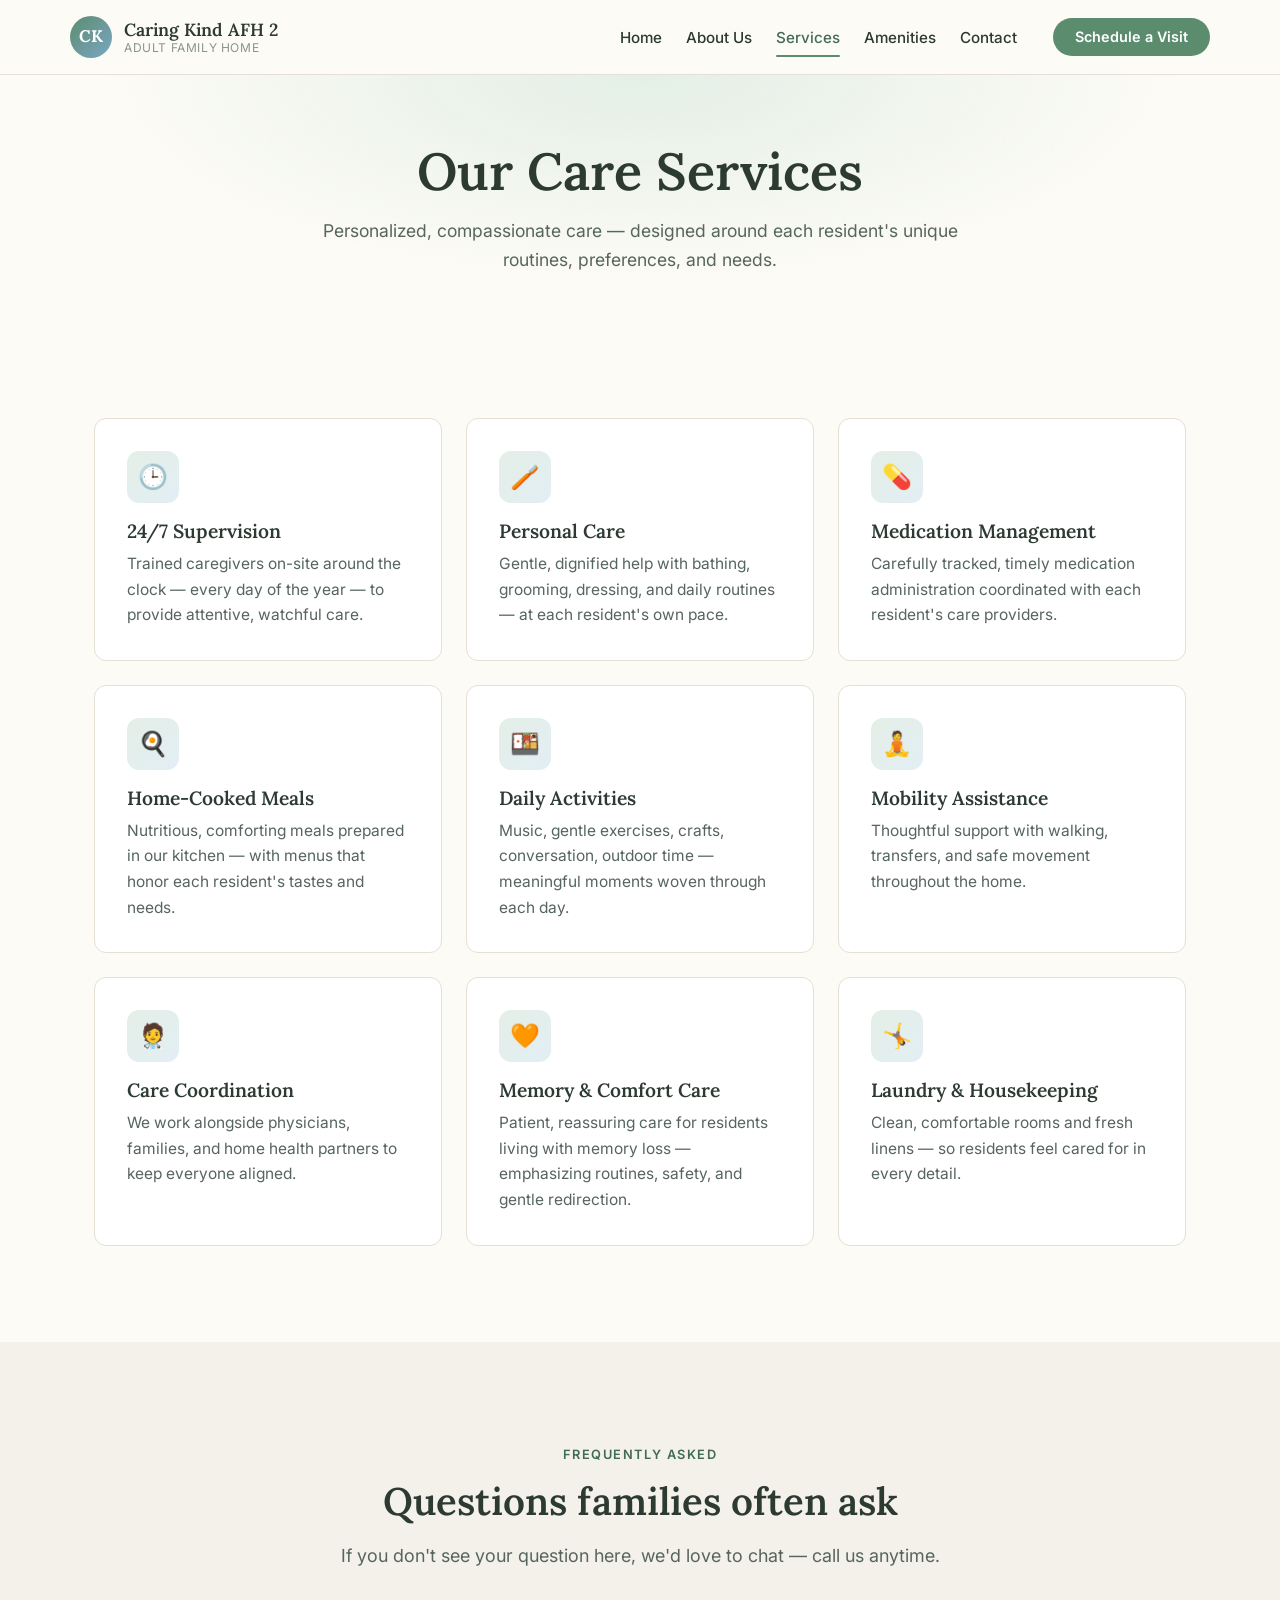
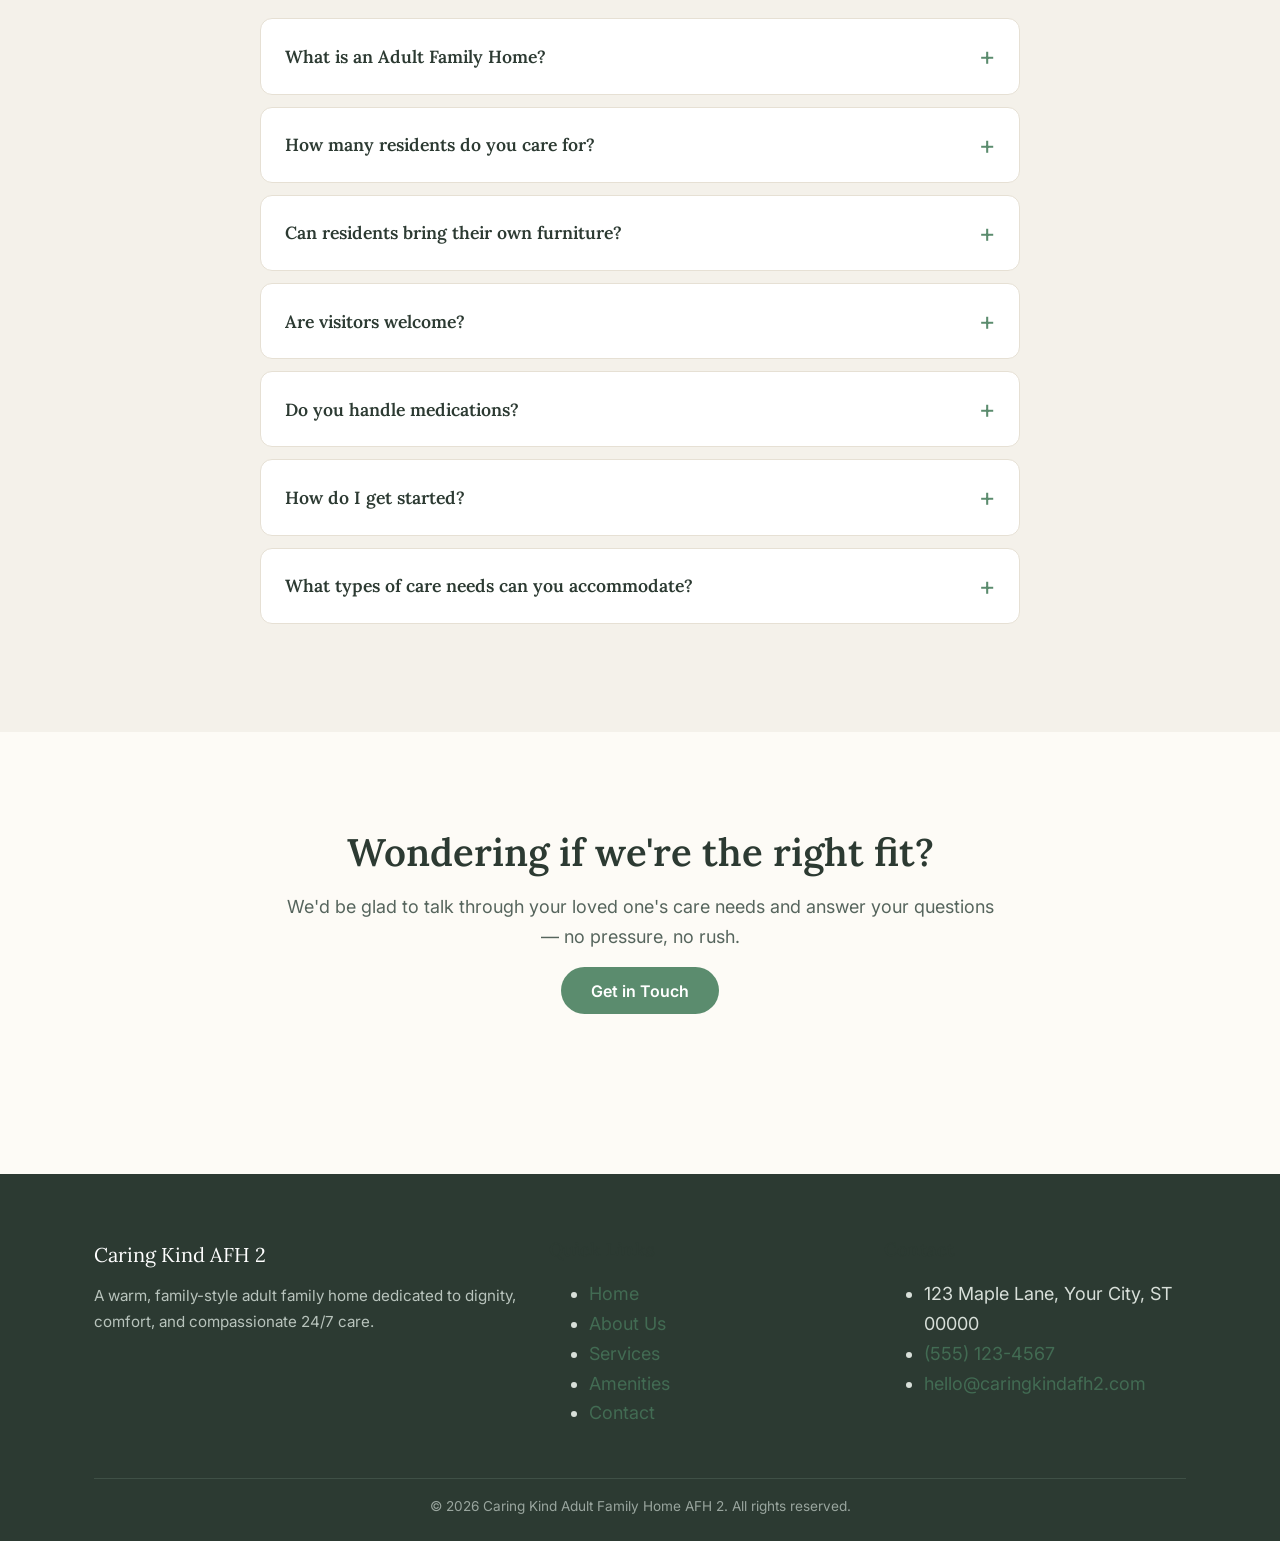
<file: services.html>
<!doctype html>
<html lang="en">
<head>
  <meta charset="utf-8" />
  <meta name="viewport" content="width=device-width, initial-scale=1" />
  <title>Services — Caring Kind Adult Family Home AFH 2</title>
  <meta name="description" content="From 24/7 supervision to medication management and home-cooked meals, see the personalized care services we offer at Caring Kind AFH 2." />
  <link rel="preconnect" href="https://fonts.googleapis.com" />
  <link rel="preconnect" href="https://fonts.gstatic.com" crossorigin />
  <link rel="stylesheet" href="https://fonts.googleapis.com/css2?family=Inter:wght@400;500;600;700&family=Lora:ital,wght@0,500;0,600;1,500&display=swap" />
  <link rel="stylesheet" href="styles.css" />
</head>
<body>
  <a class="skip-link" href="#main">Skip to main content</a>

  <header class="site-header">
    <div class="container nav" aria-label="Primary">
      <a href="index.html" class="nav__brand" aria-label="Caring Kind Adult Family Home, home page">
        <span class="nav__logo" aria-hidden="true">CK</span>
        <span class="nav__brand-text">
          Caring Kind AFH 2
          <span class="nav__brand-tagline">Adult Family Home</span>
        </span>
      </a>
      <button class="nav__toggle" aria-expanded="false" aria-controls="primary-nav" aria-label="Toggle navigation menu">
        <svg viewBox="0 0 24 24" fill="none" stroke="currentColor" stroke-width="2" stroke-linecap="round" aria-hidden="true">
          <line x1="4" y1="7" x2="20" y2="7"/>
          <line x1="4" y1="12" x2="20" y2="12"/>
          <line x1="4" y1="17" x2="20" y2="17"/>
        </svg>
      </button>
      <ul id="primary-nav" class="nav__list">
        <li><a class="nav__link" href="index.html">Home</a></li>
        <li><a class="nav__link" href="about.html">About Us</a></li>
        <li><a class="nav__link" href="services.html" aria-current="page">Services</a></li>
        <li><a class="nav__link" href="amenities.html">Amenities</a></li>
        <li><a class="nav__link" href="contact.html">Contact</a></li>
        <li><a class="btn btn--primary nav__cta" href="contact.html">Schedule a Visit</a></li>
      </ul>
    </div>
  </header>

  <main id="main">
    <section class="page-header">
      <div class="container">
        <h1 class="page-header__title fade-in">Our Care Services</h1>
        <p class="page-header__lede fade-in">
          Personalized, compassionate care — designed around each resident's
          unique routines, preferences, and needs.
        </p>
      </div>
    </section>

    <!-- Services grid -->
    <section class="section">
      <div class="container">
        <div class="card-grid">
          <article class="card fade-in">
            <div class="card__icon" aria-hidden="true">&#128338;</div>
            <h3 class="card__title">24/7 Supervision</h3>
            <p>Trained caregivers on-site around the clock — every day of the year — to provide attentive, watchful care.</p>
          </article>

          <article class="card fade-in">
            <div class="card__icon" aria-hidden="true">&#129701;</div>
            <h3 class="card__title">Personal Care</h3>
            <p>Gentle, dignified help with bathing, grooming, dressing, and daily routines — at each resident's own pace.</p>
          </article>

          <article class="card fade-in">
            <div class="card__icon" aria-hidden="true">&#128138;</div>
            <h3 class="card__title">Medication Management</h3>
            <p>Carefully tracked, timely medication administration coordinated with each resident's care providers.</p>
          </article>

          <article class="card fade-in">
            <div class="card__icon" aria-hidden="true">&#127859;</div>
            <h3 class="card__title">Home-Cooked Meals</h3>
            <p>Nutritious, comforting meals prepared in our kitchen — with menus that honor each resident's tastes and needs.</p>
          </article>

          <article class="card fade-in">
            <div class="card__icon" aria-hidden="true">&#127857;</div>
            <h3 class="card__title">Daily Activities</h3>
            <p>Music, gentle exercises, crafts, conversation, outdoor time — meaningful moments woven through each day.</p>
          </article>

          <article class="card fade-in">
            <div class="card__icon" aria-hidden="true">&#129496;</div>
            <h3 class="card__title">Mobility Assistance</h3>
            <p>Thoughtful support with walking, transfers, and safe movement throughout the home.</p>
          </article>

          <article class="card fade-in">
            <div class="card__icon" aria-hidden="true">&#129489;&#8205;&#9877;&#65039;</div>
            <h3 class="card__title">Care Coordination</h3>
            <p>We work alongside physicians, families, and home health partners to keep everyone aligned.</p>
          </article>

          <article class="card fade-in">
            <div class="card__icon" aria-hidden="true">&#129505;</div>
            <h3 class="card__title">Memory &amp; Comfort Care</h3>
            <p>Patient, reassuring care for residents living with memory loss — emphasizing routines, safety, and gentle redirection.</p>
          </article>

          <article class="card fade-in">
            <div class="card__icon" aria-hidden="true">&#129336;</div>
            <h3 class="card__title">Laundry &amp; Housekeeping</h3>
            <p>Clean, comfortable rooms and fresh linens — so residents feel cared for in every detail.</p>
          </article>
        </div>
      </div>
    </section>

    <!-- FAQ -->
    <section class="section section--alt">
      <div class="container">
        <div class="section__header fade-in">
          <span class="section__eyebrow">Frequently asked</span>
          <h2>Questions families often ask</h2>
          <p>If you don't see your question here, we'd love to chat — call us anytime.</p>
        </div>

        <div class="faq">
          <details class="faq__item fade-in">
            <summary class="faq__question">What is an Adult Family Home?</summary>
            <div class="faq__answer">
              An Adult Family Home is a state-licensed residence that provides
              room, board, laundry, supervision, and personal care for a small
              number of adults — typically up to six — in a real home setting.
            </div>
          </details>

          <details class="faq__item fade-in">
            <summary class="faq__question">How many residents do you care for?</summary>
            <div class="faq__answer">
              We intentionally keep our home small so each resident receives
              attentive, personalized care. Our small size is one of the things
              families appreciate most.
            </div>
          </details>

          <details class="faq__item fade-in">
            <summary class="faq__question">Can residents bring their own furniture?</summary>
            <div class="faq__answer">
              Absolutely. Familiar belongings — a favorite chair, family photos,
              a special quilt — help residents feel at home, and we encourage it.
            </div>
          </details>

          <details class="faq__item fade-in">
            <summary class="faq__question">Are visitors welcome?</summary>
            <div class="faq__answer">
              Yes! Family and friends are always welcome. We love seeing
              residents surrounded by the people they love.
            </div>
          </details>

          <details class="faq__item fade-in">
            <summary class="faq__question">Do you handle medications?</summary>
            <div class="faq__answer">
              Yes. We carefully manage and administer medications according to
              each resident's care plan, in coordination with their physicians
              and pharmacy.
            </div>
          </details>

          <details class="faq__item fade-in">
            <summary class="faq__question">How do I get started?</summary>
            <div class="faq__answer">
              The best first step is a quiet, no-pressure tour. Call us or use
              our contact form, and we'll find a time that works for your family.
            </div>
          </details>

          <details class="faq__item fade-in">
            <summary class="faq__question">What types of care needs can you accommodate?</summary>
            <div class="faq__answer">
              We support a range of needs — from light personal care to more
              advanced support including mobility, memory care, and end-of-life
              comfort care. We're happy to discuss your loved one's specific
              situation.
            </div>
          </details>
        </div>
      </div>
    </section>

    <!-- CTA -->
    <section class="section">
      <div class="container" style="text-align:center;">
        <div class="fade-in" style="max-width: 720px; margin: 0 auto;">
          <h2>Wondering if we're the right fit?</h2>
          <p>We'd be glad to talk through your loved one's care needs and answer your questions — no pressure, no rush.</p>
          <a class="btn btn--primary" href="contact.html">Get in Touch</a>
        </div>
      </div>
    </section>
  </main>

  <footer class="site-footer">
    <div class="container">
      <div class="footer-grid">
        <div>
          <div class="footer__brand">Caring Kind AFH 2</div>
          <p class="footer__text">
            A warm, family-style adult family home dedicated to dignity,
            comfort, and compassionate 24/7 care.
          </p>
        </div>
        <div>
          <h4>Quick Links</h4>
          <ul>
            <li><a href="index.html">Home</a></li>
            <li><a href="about.html">About Us</a></li>
            <li><a href="services.html">Services</a></li>
            <li><a href="amenities.html">Amenities</a></li>
            <li><a href="contact.html">Contact</a></li>
          </ul>
        </div>
        <div>
          <h4>Contact</h4>
          <ul>
            <li>123 Maple Lane, Your City, ST 00000</li>
            <li><a href="tel:+15551234567">(555) 123-4567</a></li>
            <li><a href="mailto:hello@caringkindafh2.com">hello@caringkindafh2.com</a></li>
          </ul>
        </div>
      </div>
      <div class="footer__bottom">
        &copy; <span data-year>2026</span> Caring Kind Adult Family Home AFH 2. All rights reserved.
      </div>
    </div>
  </footer>

  <a class="call-fab" href="tel:+15551234567" aria-label="Call Caring Kind AFH 2">
    <svg viewBox="0 0 24 24" fill="none" stroke="currentColor" stroke-width="2" stroke-linecap="round" stroke-linejoin="round" aria-hidden="true">
      <path d="M22 16.92v3a2 2 0 0 1-2.18 2 19.79 19.79 0 0 1-8.63-3.07 19.5 19.5 0 0 1-6-6A19.79 19.79 0 0 1 2.12 4.18 2 2 0 0 1 4.11 2h3a2 2 0 0 1 2 1.72c.13.96.37 1.9.72 2.81a2 2 0 0 1-.45 2.11L8.09 9.91a16 16 0 0 0 6 6l1.27-1.27a2 2 0 0 1 2.11-.45c.91.35 1.85.59 2.81.72A2 2 0 0 1 22 16.92z"/>
    </svg>
    Call Us
  </a>

  <script src="script.js"></script>
</body>
</html>
</file>
<file: styles.css>
/* =========================================================
   Caring Kind Adult Family Home AFH 2 — Global Stylesheet
   Clean, warm, accessible design system
   ========================================================= */

:root {
  /* Color palette — warm, trustworthy */
  --color-bg: #fdfbf6;
  --color-surface: #ffffff;
  --color-surface-alt: #f4f1ea;
  --color-primary: #5b8c6e;        /* soft sage green */
  --color-primary-dark: #426b53;
  --color-primary-light: #e3efe6;
  --color-accent: #7ba7c4;         /* gentle blue */
  --color-accent-light: #e3eef5;
  --color-text: #2c3a32;
  --color-text-soft: #56655d;
  --color-text-muted: #8a948f;
  --color-border: #e6e0d4;
  --color-shadow: rgba(60, 80, 65, 0.08);
  --color-shadow-strong: rgba(60, 80, 65, 0.16);

  /* Typography */
  --font-sans: "Inter", -apple-system, BlinkMacSystemFont, "Segoe UI", Roboto, "Helvetica Neue", Arial, sans-serif;
  --font-serif: "Lora", Georgia, "Times New Roman", serif;

  /* Spacing scale */
  --space-1: 0.25rem;
  --space-2: 0.5rem;
  --space-3: 0.75rem;
  --space-4: 1rem;
  --space-5: 1.5rem;
  --space-6: 2rem;
  --space-7: 3rem;
  --space-8: 4rem;
  --space-9: 6rem;

  /* Layout */
  --radius-sm: 6px;
  --radius-md: 12px;
  --radius-lg: 20px;
  --radius-pill: 999px;
  --container-max: 1140px;
  --transition: 0.25s ease;
}

/* =========================================================
   Reset & base
   ========================================================= */
*,
*::before,
*::after {
  box-sizing: border-box;
}

html {
  scroll-behavior: smooth;
}

body {
  margin: 0;
  font-family: var(--font-sans);
  font-size: 18px;
  line-height: 1.65;
  color: var(--color-text);
  background-color: var(--color-bg);
  -webkit-font-smoothing: antialiased;
  -moz-osx-font-smoothing: grayscale;
}

h1, h2, h3, h4 {
  font-family: var(--font-serif);
  color: var(--color-text);
  line-height: 1.25;
  margin: 0 0 var(--space-4);
  font-weight: 600;
}

h1 { font-size: clamp(2rem, 4.5vw, 3.25rem); }
h2 { font-size: clamp(1.65rem, 3.4vw, 2.4rem); }
h3 { font-size: clamp(1.25rem, 2.2vw, 1.5rem); }
h4 { font-size: 1.15rem; }

p {
  margin: 0 0 var(--space-4);
  color: var(--color-text-soft);
}

a {
  color: var(--color-primary-dark);
  text-decoration: none;
  transition: color var(--transition);
}

a:hover,
a:focus {
  color: var(--color-primary);
  text-decoration: underline;
}

img {
  max-width: 100%;
  display: block;
}

:focus-visible {
  outline: 3px solid var(--color-accent);
  outline-offset: 3px;
  border-radius: var(--radius-sm);
}

/* Skip-link for accessibility */
.skip-link {
  position: absolute;
  left: -9999px;
  top: 0;
  background: var(--color-primary-dark);
  color: #fff;
  padding: var(--space-3) var(--space-4);
  z-index: 1000;
}
.skip-link:focus {
  left: var(--space-4);
  top: var(--space-4);
}

/* =========================================================
   Layout helpers
   ========================================================= */
.container {
  width: 100%;
  max-width: var(--container-max);
  margin: 0 auto;
  padding: 0 var(--space-5);
}

.section {
  padding: var(--space-9) 0;
}

.section--alt {
  background-color: var(--color-surface-alt);
}

.section__header {
  text-align: center;
  max-width: 720px;
  margin: 0 auto var(--space-7);
}

.section__eyebrow {
  display: inline-block;
  text-transform: uppercase;
  letter-spacing: 0.12em;
  font-size: 0.8rem;
  color: var(--color-primary-dark);
  font-weight: 600;
  margin-bottom: var(--space-3);
}

/* =========================================================
   Buttons
   ========================================================= */
.btn {
  display: inline-block;
  padding: 0.85rem 1.75rem;
  font-size: 1rem;
  font-weight: 600;
  border-radius: var(--radius-pill);
  border: 2px solid transparent;
  cursor: pointer;
  text-decoration: none;
  transition: all var(--transition);
  font-family: inherit;
  line-height: 1;
}

.btn--primary {
  background-color: var(--color-primary);
  color: #fff;
}
.btn--primary:hover,
.btn--primary:focus {
  background-color: var(--color-primary-dark);
  color: #fff;
  text-decoration: none;
  transform: translateY(-1px);
  box-shadow: 0 6px 18px var(--color-shadow-strong);
}

.btn--secondary {
  background-color: transparent;
  color: var(--color-primary-dark);
  border-color: var(--color-primary);
}
.btn--secondary:hover,
.btn--secondary:focus {
  background-color: var(--color-primary-light);
  color: var(--color-primary-dark);
  text-decoration: none;
}

/* =========================================================
   Header & Navigation
   ========================================================= */
.site-header {
  position: sticky;
  top: 0;
  z-index: 50;
  background-color: rgba(253, 251, 246, 0.92);
  backdrop-filter: saturate(180%) blur(10px);
  -webkit-backdrop-filter: saturate(180%) blur(10px);
  border-bottom: 1px solid var(--color-border);
}

.nav {
  display: flex;
  align-items: center;
  justify-content: space-between;
  padding: var(--space-4) 0;
}

.nav__brand {
  display: flex;
  align-items: center;
  gap: var(--space-3);
  font-family: var(--font-serif);
  font-weight: 600;
  color: var(--color-text);
  font-size: 1.1rem;
  text-decoration: none;
}

.nav__brand:hover {
  text-decoration: none;
  color: var(--color-primary-dark);
}

.nav__logo {
  width: 42px;
  height: 42px;
  border-radius: 50%;
  background: linear-gradient(135deg, var(--color-primary), var(--color-accent));
  display: grid;
  place-items: center;
  color: #fff;
  font-family: var(--font-serif);
  font-weight: 700;
  font-size: 1.05rem;
  flex-shrink: 0;
}

.nav__brand-text {
  display: flex;
  flex-direction: column;
  line-height: 1.1;
}

.nav__brand-tagline {
  font-family: var(--font-sans);
  font-size: 0.75rem;
  color: var(--color-text-muted);
  font-weight: 400;
  letter-spacing: 0.05em;
  text-transform: uppercase;
  margin-top: 2px;
}

.nav__list {
  list-style: none;
  margin: 0;
  padding: 0;
  display: flex;
  gap: var(--space-5);
  align-items: center;
}

.nav__link {
  font-size: 0.95rem;
  font-weight: 500;
  color: var(--color-text);
  padding: var(--space-2) 0;
  position: relative;
  text-decoration: none;
}

.nav__link:hover,
.nav__link:focus {
  color: var(--color-primary-dark);
  text-decoration: none;
}

.nav__link[aria-current="page"] {
  color: var(--color-primary-dark);
}

.nav__link[aria-current="page"]::after {
  content: "";
  position: absolute;
  left: 0;
  right: 0;
  bottom: -2px;
  height: 2px;
  background-color: var(--color-primary);
  border-radius: 2px;
}

.nav__cta {
  margin-left: var(--space-3);
  padding: 0.6rem 1.25rem;
  font-size: 0.9rem;
}

.nav__toggle {
  display: none;
  background: transparent;
  border: 0;
  padding: var(--space-2);
  cursor: pointer;
  color: var(--color-text);
}

.nav__toggle svg {
  width: 28px;
  height: 28px;
}

/* =========================================================
   Hero
   ========================================================= */
.hero {
  padding: var(--space-9) 0 var(--space-8);
  background:
    radial-gradient(ellipse at top left, var(--color-primary-light) 0%, transparent 55%),
    radial-gradient(ellipse at bottom right, var(--color-accent-light) 0%, transparent 55%),
    var(--color-bg);
}

.hero__inner {
  display: grid;
  grid-template-columns: 1.05fr 0.95fr;
  gap: var(--space-8);
  align-items: center;
}

.hero__eyebrow {
  display: inline-block;
  background-color: var(--color-primary-light);
  color: var(--color-primary-dark);
  padding: 0.35rem 0.9rem;
  border-radius: var(--radius-pill);
  font-size: 0.85rem;
  font-weight: 600;
  margin-bottom: var(--space-4);
}

.hero__title {
  margin-bottom: var(--space-5);
}

.hero__lede {
  font-size: 1.15rem;
  max-width: 540px;
  margin-bottom: var(--space-6);
}

.hero__cta-row {
  display: flex;
  flex-wrap: wrap;
  gap: var(--space-3);
}

.hero__image {
  position: relative;
  border-radius: var(--radius-lg);
  aspect-ratio: 4 / 5;
  background:
    linear-gradient(135deg, rgba(255,255,255,0.0) 30%, rgba(255,255,255,0.6) 100%),
    linear-gradient(160deg, var(--color-primary-light), var(--color-accent-light) 60%, #fff);
  overflow: hidden;
  box-shadow: 0 20px 50px var(--color-shadow);
  display: grid;
  place-items: center;
}

.hero__image::before {
  content: "";
  position: absolute;
  inset: 12%;
  border-radius: var(--radius-md);
  background:
    radial-gradient(circle at 30% 30%, rgba(255,255,255,0.7), transparent 50%),
    linear-gradient(135deg, var(--color-primary) 0%, var(--color-accent) 100%);
  opacity: 0.18;
}

.hero__image-label {
  position: relative;
  font-family: var(--font-serif);
  font-style: italic;
  color: var(--color-primary-dark);
  text-align: center;
  padding: var(--space-5);
  font-size: 1.1rem;
  max-width: 80%;
  z-index: 1;
}

.hero__stats {
  margin-top: var(--space-7);
  display: grid;
  grid-template-columns: repeat(3, 1fr);
  gap: var(--space-5);
  border-top: 1px solid var(--color-border);
  padding-top: var(--space-5);
}

.hero__stat-num {
  font-family: var(--font-serif);
  font-size: 1.75rem;
  color: var(--color-primary-dark);
  font-weight: 600;
}

.hero__stat-label {
  font-size: 0.85rem;
  color: var(--color-text-muted);
  margin: 0;
}

/* =========================================================
   Page header (interior pages)
   ========================================================= */
.page-header {
  padding: var(--space-8) 0 var(--space-7);
  background:
    radial-gradient(ellipse at top, var(--color-primary-light) 0%, transparent 60%),
    var(--color-bg);
  text-align: center;
}

.page-header__title {
  margin-bottom: var(--space-3);
}

.page-header__lede {
  max-width: 640px;
  margin: 0 auto;
  font-size: 1.1rem;
}

/* =========================================================
   Card grids
   ========================================================= */
.card-grid {
  display: grid;
  grid-template-columns: repeat(auto-fit, minmax(280px, 1fr));
  gap: var(--space-5);
}

.card {
  background-color: var(--color-surface);
  border: 1px solid var(--color-border);
  border-radius: var(--radius-md);
  padding: var(--space-6);
  transition: transform var(--transition), box-shadow var(--transition);
}

.card:hover {
  transform: translateY(-4px);
  box-shadow: 0 12px 30px var(--color-shadow);
}

.card__icon {
  width: 52px;
  height: 52px;
  border-radius: var(--radius-md);
  background: linear-gradient(135deg, var(--color-primary-light), var(--color-accent-light));
  display: grid;
  place-items: center;
  color: var(--color-primary-dark);
  margin-bottom: var(--space-4);
  font-size: 1.5rem;
}

.card__title {
  margin-bottom: var(--space-2);
  font-size: 1.2rem;
}

.card p {
  margin-bottom: 0;
  font-size: 0.97rem;
}

/* =========================================================
   Mission / value blocks (About page)
   ========================================================= */
.values {
  display: grid;
  grid-template-columns: repeat(auto-fit, minmax(240px, 1fr));
  gap: var(--space-5);
  margin-top: var(--space-6);
}

.value {
  background-color: var(--color-surface);
  border-left: 4px solid var(--color-primary);
  padding: var(--space-5);
  border-radius: var(--radius-sm);
}

.value h3 {
  font-size: 1.1rem;
  margin-bottom: var(--space-2);
}

.value p {
  font-size: 0.95rem;
  margin: 0;
}

.story {
  display: grid;
  grid-template-columns: 1fr 1fr;
  gap: var(--space-7);
  align-items: center;
}

.story__image {
  aspect-ratio: 5 / 4;
  border-radius: var(--radius-md);
  background: linear-gradient(140deg, var(--color-primary-light), var(--color-accent-light));
  display: grid;
  place-items: center;
  color: var(--color-primary-dark);
  font-family: var(--font-serif);
  font-style: italic;
  text-align: center;
  padding: var(--space-5);
}

/* =========================================================
   Amenities
   ========================================================= */
.amenity-grid {
  display: grid;
  grid-template-columns: repeat(auto-fit, minmax(260px, 1fr));
  gap: var(--space-5);
}

.amenity {
  background-color: var(--color-surface);
  border-radius: var(--radius-md);
  overflow: hidden;
  border: 1px solid var(--color-border);
  transition: transform var(--transition), box-shadow var(--transition);
}

.amenity:hover {
  transform: translateY(-3px);
  box-shadow: 0 10px 25px var(--color-shadow);
}

.amenity__media {
  aspect-ratio: 4 / 3;
  background: linear-gradient(135deg, var(--color-primary-light), var(--color-accent-light));
  display: grid;
  place-items: center;
  color: var(--color-primary-dark);
  font-family: var(--font-serif);
  font-style: italic;
  font-size: 1rem;
  padding: var(--space-4);
  text-align: center;
}

.amenity__body {
  padding: var(--space-5);
}

.amenity__body h3 {
  font-size: 1.15rem;
  margin-bottom: var(--space-2);
}

.amenity__body p {
  margin: 0;
  font-size: 0.95rem;
}

/* =========================================================
   Testimonials
   ========================================================= */
.testimonials {
  display: grid;
  grid-template-columns: repeat(auto-fit, minmax(280px, 1fr));
  gap: var(--space-5);
}

.testimonial {
  background-color: var(--color-surface);
  border-radius: var(--radius-md);
  padding: var(--space-6);
  border: 1px solid var(--color-border);
  position: relative;
}

.testimonial::before {
  content: "\201C";
  position: absolute;
  top: 0.5rem;
  left: 1rem;
  font-size: 4rem;
  line-height: 1;
  color: var(--color-primary-light);
  font-family: var(--font-serif);
}

.testimonial__text {
  font-style: italic;
  position: relative;
  margin-bottom: var(--space-4);
  color: var(--color-text);
}

.testimonial__attr {
  display: flex;
  align-items: center;
  gap: var(--space-3);
}

.testimonial__avatar {
  width: 44px;
  height: 44px;
  border-radius: 50%;
  background: linear-gradient(135deg, var(--color-primary), var(--color-accent));
  color: #fff;
  display: grid;
  place-items: center;
  font-weight: 600;
  font-family: var(--font-serif);
  flex-shrink: 0;
}

.testimonial__name {
  font-weight: 600;
  color: var(--color-text);
}

.testimonial__role {
  font-size: 0.85rem;
  color: var(--color-text-muted);
}

/* =========================================================
   FAQ
   ========================================================= */
.faq {
  max-width: 760px;
  margin: 0 auto;
}

.faq__item {
  background-color: var(--color-surface);
  border: 1px solid var(--color-border);
  border-radius: var(--radius-md);
  margin-bottom: var(--space-3);
  overflow: hidden;
}

.faq__item[open] {
  box-shadow: 0 6px 18px var(--color-shadow);
}

.faq__question {
  padding: var(--space-4) var(--space-5);
  font-weight: 600;
  font-family: var(--font-serif);
  font-size: 1.1rem;
  cursor: pointer;
  list-style: none;
  display: flex;
  justify-content: space-between;
  align-items: center;
  gap: var(--space-3);
  color: var(--color-text);
}

.faq__question::-webkit-details-marker { display: none; }

.faq__question::after {
  content: "+";
  font-size: 1.6rem;
  color: var(--color-primary);
  transition: transform var(--transition);
  font-family: var(--font-sans);
  font-weight: 400;
}

.faq__item[open] .faq__question::after {
  content: "\2013";
}

.faq__answer {
  padding: 0 var(--space-5) var(--space-5);
  color: var(--color-text-soft);
}

/* =========================================================
   Contact
   ========================================================= */
.contact-grid {
  display: grid;
  grid-template-columns: 1fr 1.1fr;
  gap: var(--space-7);
}

.contact-info h3 {
  margin-bottom: var(--space-4);
}

.contact-info__list {
  list-style: none;
  padding: 0;
  margin: 0 0 var(--space-6);
}

.contact-info__list li {
  display: flex;
  align-items: flex-start;
  gap: var(--space-3);
  padding: var(--space-3) 0;
  border-bottom: 1px solid var(--color-border);
}

.contact-info__list li:last-child {
  border-bottom: 0;
}

.contact-info__label {
  font-weight: 600;
  color: var(--color-text);
  min-width: 80px;
  display: inline-block;
}

.contact-info__value {
  color: var(--color-text-soft);
}

.contact-info__value a {
  color: var(--color-primary-dark);
}

.map-placeholder {
  aspect-ratio: 16 / 10;
  border-radius: var(--radius-md);
  background:
    repeating-linear-gradient(
      45deg,
      var(--color-primary-light),
      var(--color-primary-light) 12px,
      var(--color-accent-light) 12px,
      var(--color-accent-light) 24px
    );
  display: grid;
  place-items: center;
  color: var(--color-primary-dark);
  font-family: var(--font-serif);
  font-style: italic;
  text-align: center;
  padding: var(--space-5);
  border: 1px solid var(--color-border);
  margin-top: var(--space-5);
}

/* =========================================================
   Forms
   ========================================================= */
.form {
  background-color: var(--color-surface);
  border: 1px solid var(--color-border);
  border-radius: var(--radius-md);
  padding: var(--space-6);
}

.form__row {
  margin-bottom: var(--space-4);
}

.form__row--split {
  display: grid;
  grid-template-columns: 1fr 1fr;
  gap: var(--space-4);
}

.form__label {
  display: block;
  font-weight: 600;
  margin-bottom: var(--space-2);
  font-size: 0.95rem;
  color: var(--color-text);
}

.form__input,
.form__textarea,
.form__select {
  width: 100%;
  padding: 0.75rem 0.9rem;
  font-family: inherit;
  font-size: 1rem;
  border: 1.5px solid var(--color-border);
  border-radius: var(--radius-sm);
  background-color: var(--color-bg);
  color: var(--color-text);
  transition: border-color var(--transition), background-color var(--transition);
}

.form__input:focus,
.form__textarea:focus,
.form__select:focus {
  outline: none;
  border-color: var(--color-primary);
  background-color: #fff;
}

.form__textarea {
  resize: vertical;
  min-height: 140px;
}

.form__error {
  display: block;
  margin-top: var(--space-2);
  font-size: 0.85rem;
  color: #c0392b;
  min-height: 1rem;
}

.form__input.is-invalid,
.form__textarea.is-invalid,
.form__select.is-invalid {
  border-color: #c0392b;
  background-color: #fdf3f1;
}

.form__success {
  background-color: var(--color-primary-light);
  border-left: 4px solid var(--color-primary);
  padding: var(--space-4);
  border-radius: var(--radius-sm);
  color: var(--color-primary-dark);
  margin-top: var(--space-4);
  display: none;
}

.form__success.is-visible { display: block; }

/* =========================================================
   Footer
   ========================================================= */
.site-footer {
  background-color: #2c3a32;
  color: #d8dfd9;
  padding: var(--space-8) 0 var(--space-5);
  margin-top: var(--space-8);
}

.footer-grid {
  display: grid;
  grid-template-columns: 1.4fr 1fr 1fr;
  gap: var(--space-6);
  margin-bottom: var(--space-6);
}

.footer__brand {
  font-family: var(--font-serif);
  font-size: 1.25rem;
  margin-bottom: var(--space-3);
  color: #fff;
}

.footer__text {
  color: #b8c3bc;
  font-size: 0.95rem;
}

.footer h4 {
  color: #fff;
  font-size: 1rem;
  margin-bottom: var(--space-3);
  font-family: var(--font-sans);
  letter-spacing: 0.02em;
}

.footer ul {
  list-style: none;
  margin: 0;
  padding: 0;
}

.footer li {
  margin-bottom: var(--space-2);
}

.footer a {
  color: #d8dfd9;
  font-size: 0.95rem;
}

.footer a:hover,
.footer a:focus {
  color: #fff;
  text-decoration: underline;
}

.footer__bottom {
  border-top: 1px solid #3f5046;
  padding-top: var(--space-4);
  text-align: center;
  font-size: 0.85rem;
  color: #99a59e;
}

/* =========================================================
   Sticky Call button (mobile)
   ========================================================= */
.call-fab {
  display: none;
  position: fixed;
  right: var(--space-4);
  bottom: var(--space-4);
  background-color: var(--color-primary);
  color: #fff;
  padding: 0.85rem 1.25rem;
  border-radius: var(--radius-pill);
  font-weight: 600;
  text-decoration: none;
  box-shadow: 0 10px 24px var(--color-shadow-strong);
  z-index: 100;
  align-items: center;
  gap: var(--space-2);
  font-size: 0.95rem;
}

.call-fab:hover {
  color: #fff;
  text-decoration: none;
  background-color: var(--color-primary-dark);
}

.call-fab svg {
  width: 18px;
  height: 18px;
}

/* =========================================================
   Animations
   ========================================================= */
.fade-in {
  opacity: 0;
  transform: translateY(20px);
  transition: opacity 0.7s ease, transform 0.7s ease;
}

.fade-in.is-visible {
  opacity: 1;
  transform: translateY(0);
}

@media (prefers-reduced-motion: reduce) {
  *, *::before, *::after {
    animation-duration: 0.01ms !important;
    transition-duration: 0.01ms !important;
    scroll-behavior: auto !important;
  }
  .fade-in {
    opacity: 1;
    transform: none;
  }
}

/* =========================================================
   Responsive
   ========================================================= */
@media (max-width: 900px) {
  .hero__inner,
  .story,
  .contact-grid {
    grid-template-columns: 1fr;
    gap: var(--space-6);
  }

  .hero__image {
    aspect-ratio: 5 / 4;
    max-width: 520px;
    margin: 0 auto;
    width: 100%;
  }

  .footer-grid {
    grid-template-columns: 1fr 1fr;
  }
}

@media (max-width: 720px) {
  body { font-size: 17px; }

  .section { padding: var(--space-8) 0; }
  .hero { padding: var(--space-7) 0 var(--space-6); }

  .nav__toggle {
    display: inline-flex;
  }

  .nav__list {
    display: none;
    position: absolute;
    top: 100%;
    left: 0;
    right: 0;
    flex-direction: column;
    background-color: var(--color-surface);
    padding: var(--space-4);
    gap: var(--space-2);
    border-bottom: 1px solid var(--color-border);
    box-shadow: 0 8px 24px var(--color-shadow);
    align-items: stretch;
  }

  .nav__list.is-open { display: flex; }

  .nav__link {
    padding: var(--space-3);
    border-radius: var(--radius-sm);
  }

  .nav__link:hover { background-color: var(--color-surface-alt); }

  .nav__cta {
    text-align: center;
    margin-left: 0;
  }

  .form__row--split {
    grid-template-columns: 1fr;
  }

  .footer-grid {
    grid-template-columns: 1fr;
  }

  .call-fab {
    display: inline-flex;
  }

  .hero__stats {
    grid-template-columns: 1fr 1fr;
    gap: var(--space-4);
  }
}

@media (max-width: 480px) {
  .container { padding: 0 var(--space-4); }
  .hero__stats { grid-template-columns: 1fr; }
}
</file>
